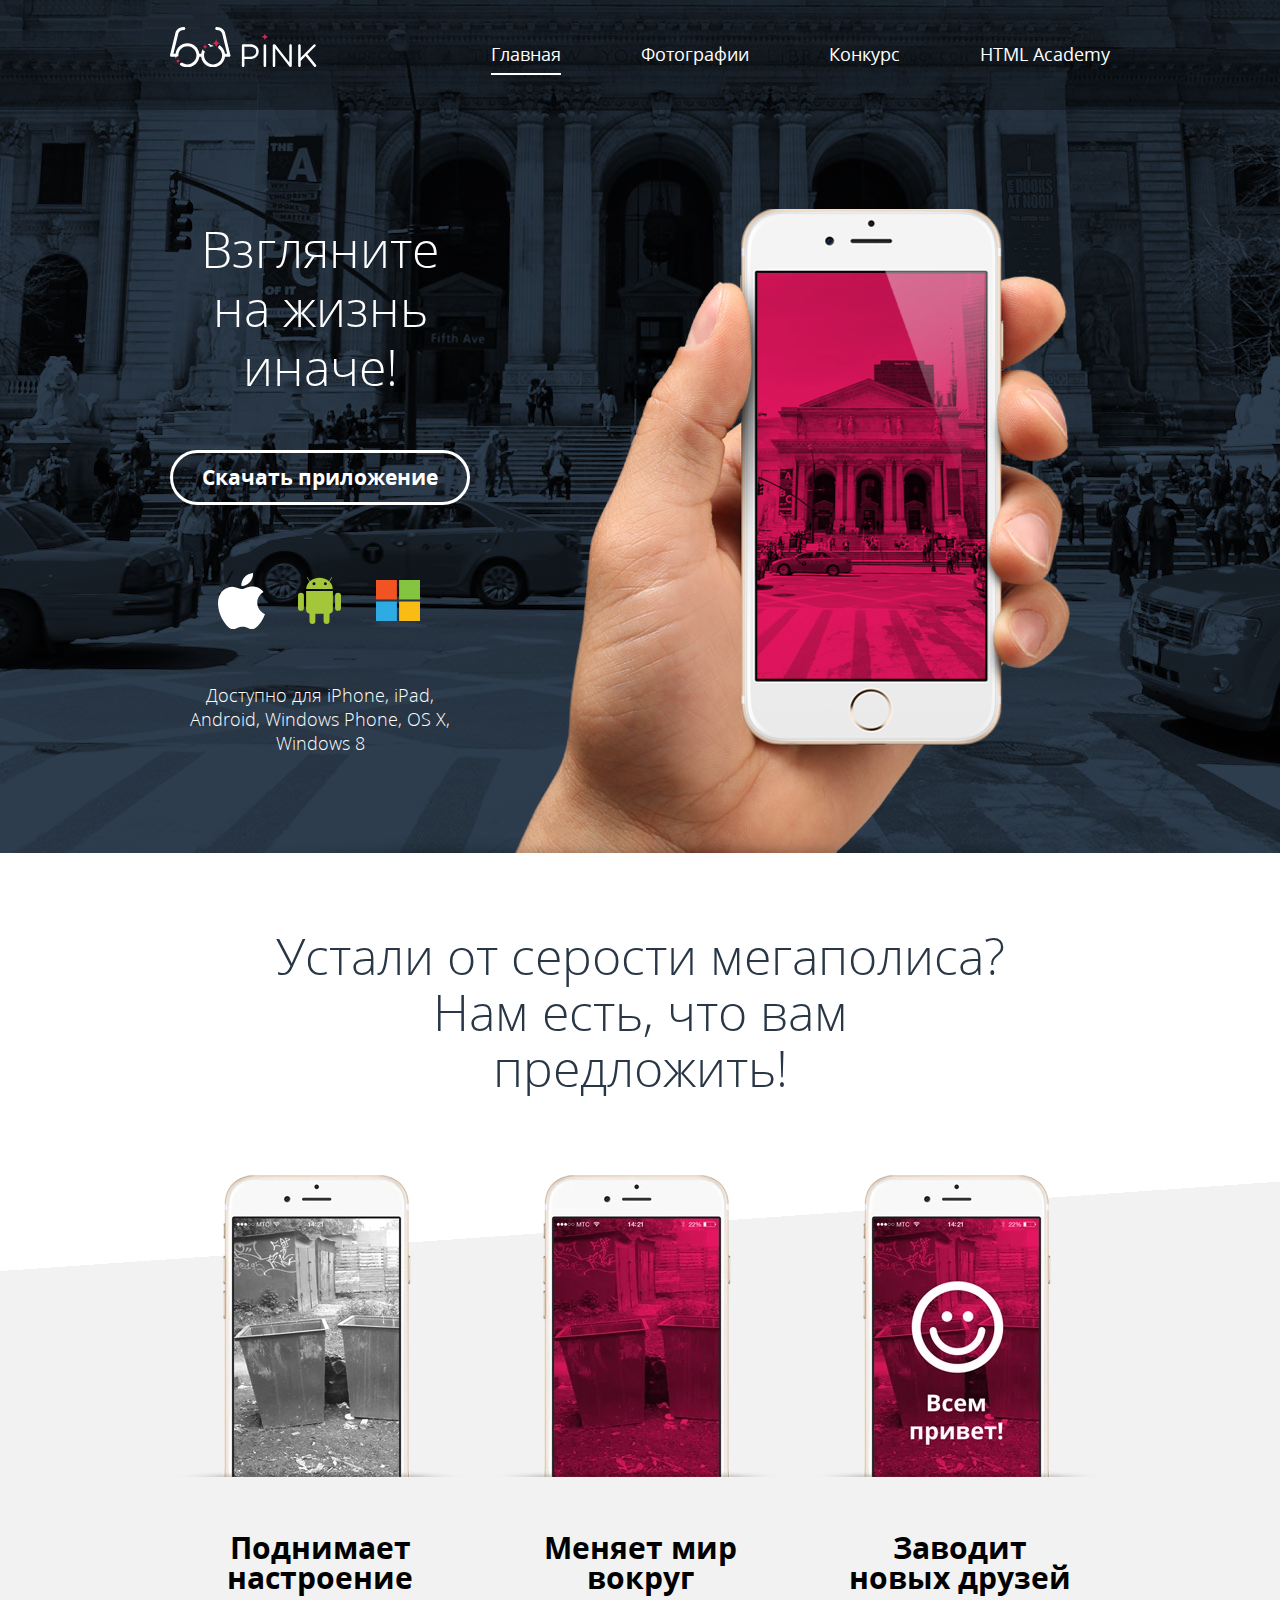
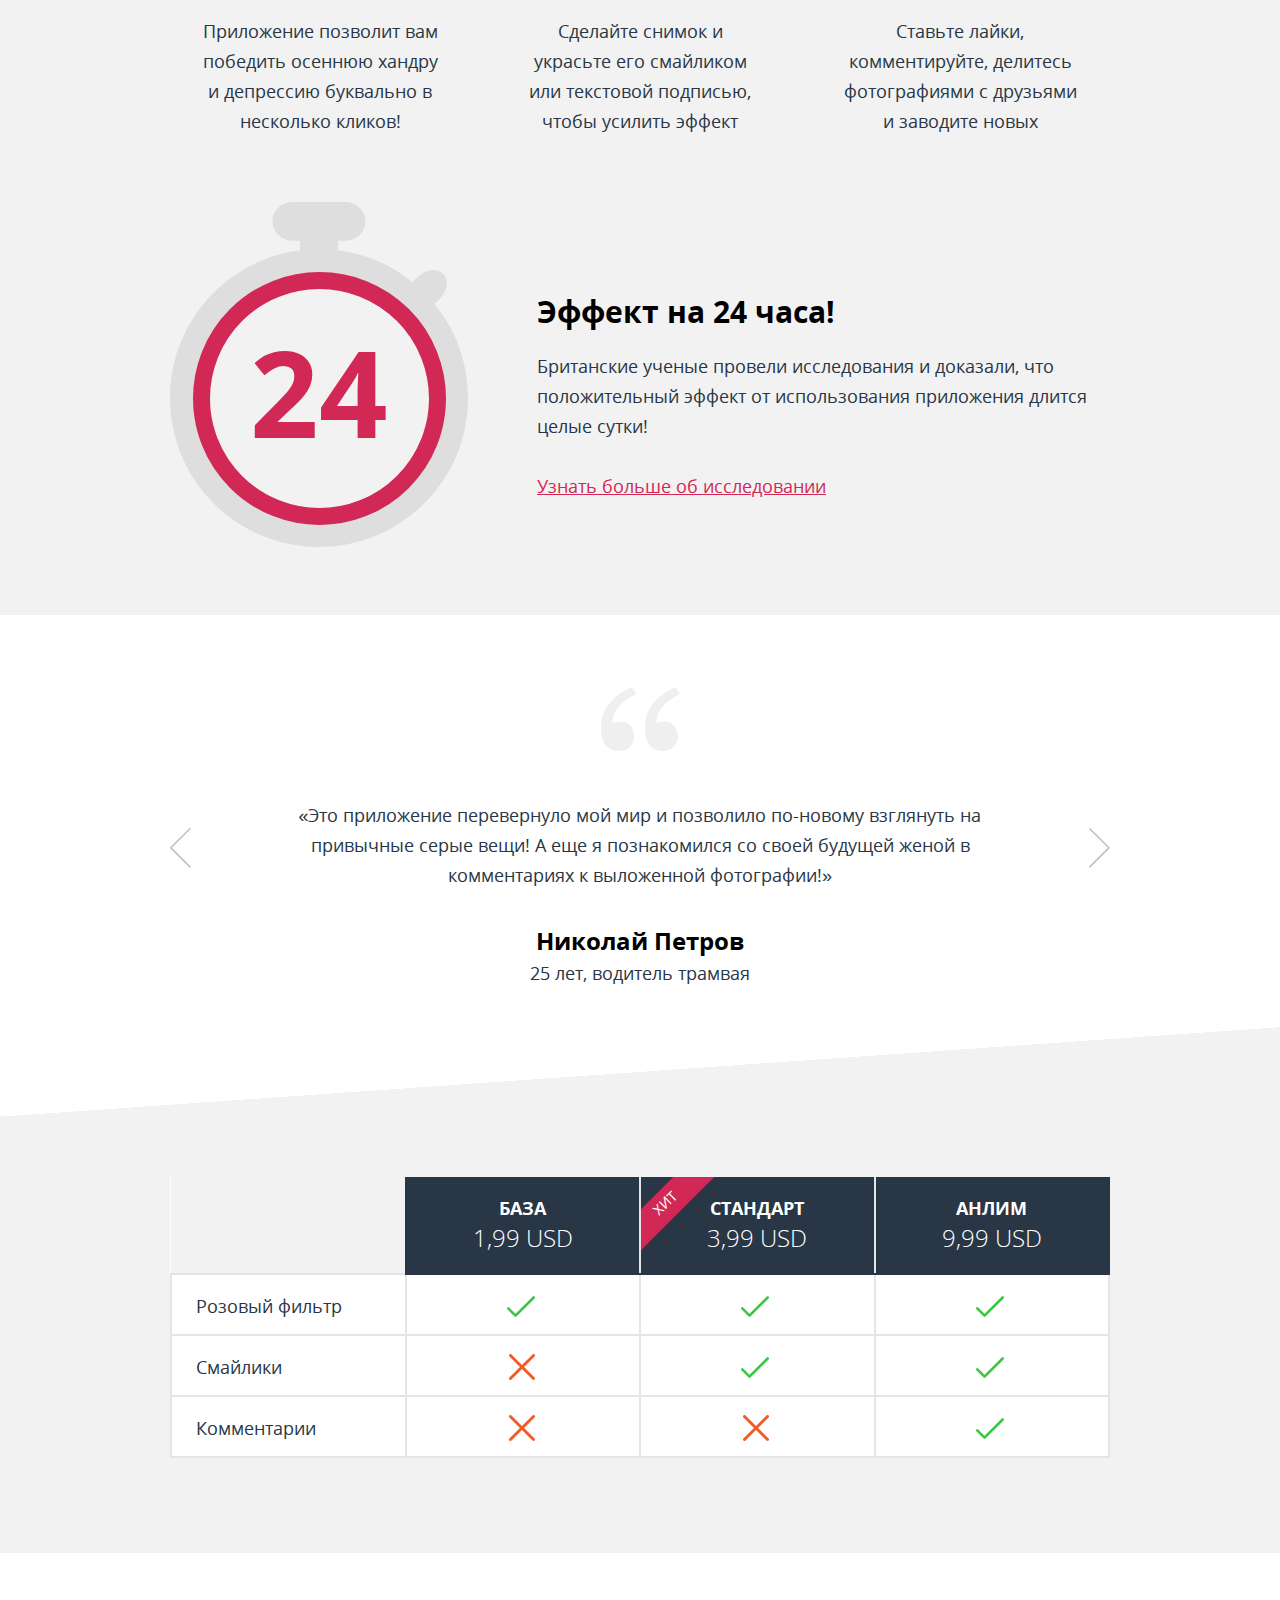
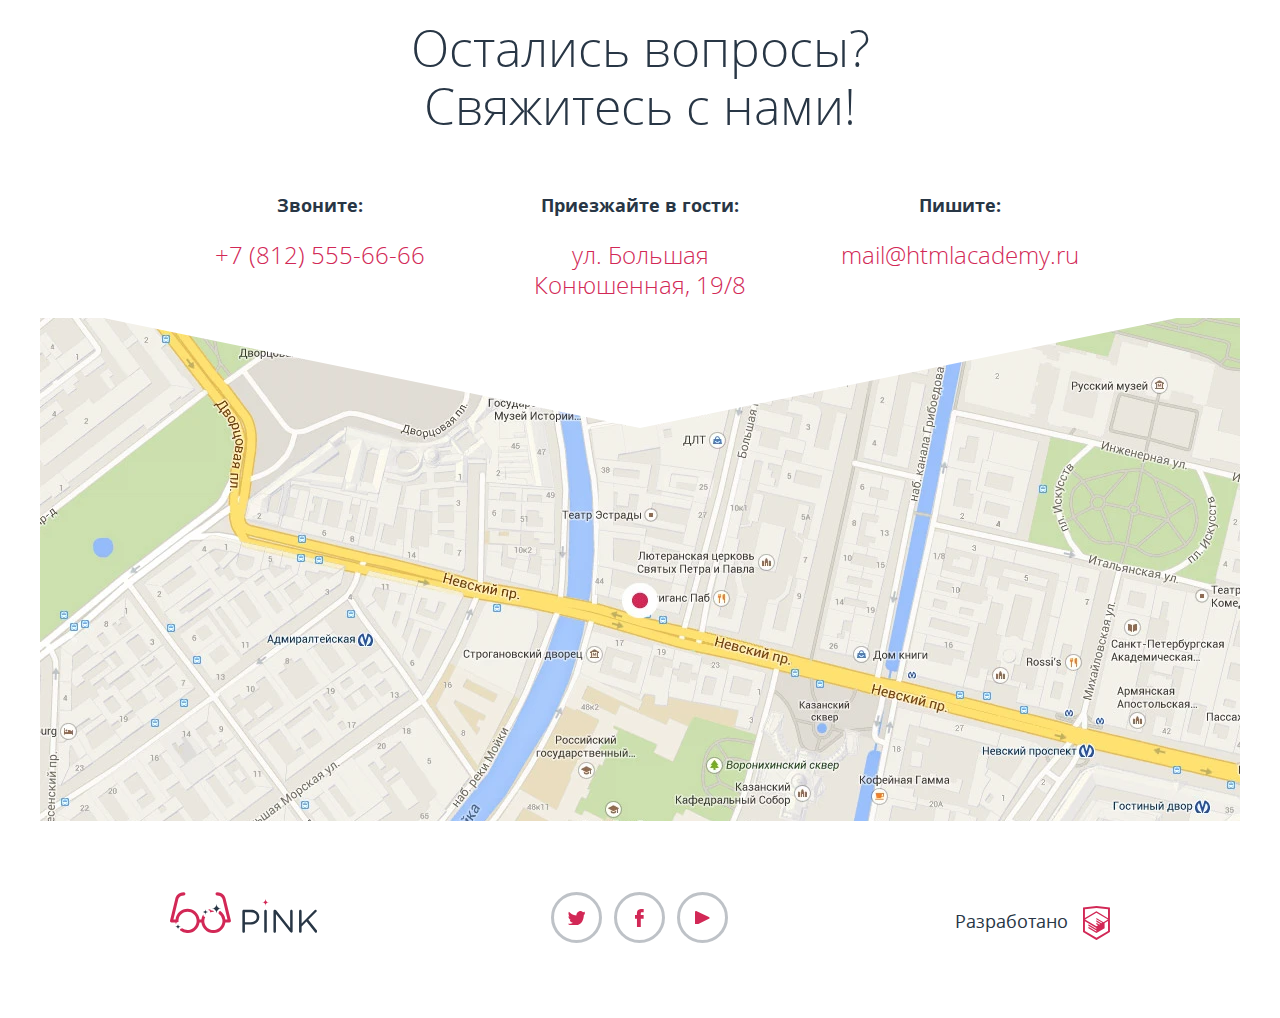
<file: index.html>
<!DOCTYPE html>
<html lang="ru">
  <head>
    <meta charset="utf-8">
    <title>Главная Пинк</title>
    <meta name="viewport" content="width=device-width, initial-scale=1">
    <link rel="preload" href="fonts/opensans.woff2" as="font" type="font/woff2" crossorigin="anonymous">
    <link rel="preload" href="fonts/opensansbold.woff2" as="font" type="font/woff2" crossorigin="anonymous">
    <link rel="preload" href="fonts/opensanslight.woff2" as="font" type="font/woff2" crossorigin="anonymous">
    <link rel="stylesheet" href="css/style.min.css">
    <script src="js/picturefill.js" async=""></script>
  </head>
  <body>

    <div style="display: none">
      <svg xmlns="http://www.w3.org/2000/svg" xmlns:xlink="http://www.w3.org/1999/xlink"><symbol id="icon-editor-contrast" viewbox="-35.422 -7.96 31.92 31.92"><path fill="#231F20" d="M-19.462-3.96c6.595 0 11.96 5.365 11.96 11.96s-5.365 11.96-11.96 11.96-11.96-5.365-11.96-11.96 5.365-11.96 11.96-11.96m0-4c-8.814 0-15.96 7.145-15.96 15.96 0 8.813 7.146 15.96 15.96 15.96S-3.502 16.813-3.502 8c0-8.815-7.146-15.96-15.96-15.96z"></path><path d="M-19.462 16.331a8.519 8.519 0 008.52-8.52 8.518 8.518 0 00-8.52-8.519"></path></symbol><symbol id="icon-editor-crop"><path fill="none" d="M0 0h48v48H0V0z"></path><path d="M34 30h4V14c0-2.21-1.79-4-4-4H18v4h16v16zm-20 4V2h-4v8H2v4h8v20c0 2.21 1.79 4 4 4h20v8h4v-8h8v-4H14z"></path></symbol><symbol id="icon-editor-diagram-fill" viewbox="22.5 69.048 253 253"><path fill="#231F20" d="M149 69.048c-69.864 0-126.5 56.636-126.5 126.5s56.636 126.5 126.5 126.5 126.5-56.636 126.5-126.5c0-69.863-56.636-126.5-126.5-126.5zm0 237.216c-60.844 0-110.167-49.323-110.167-110.167S88.156 85.93 149 85.93c60.843 0 110.167 49.323 110.167 110.167S209.843 306.264 149 306.264z"></path></symbol><symbol id="icon-editor-fill"><path fill="none" d="M0 0h48v48H0V0z"></path><path d="M33.12 17.88L15.24 0l-2.83 2.83 4.76 4.76L6.88 17.88a3 3 0 000 4.24l11 11c.58.59 1.35.88 2.12.88s1.54-.29 2.12-.88l11-11a3 3 0 000-4.24zM10.41 20L20 10.42 29.59 20H10.41zM38 23s-4 4.33-4 7c0 2.21 1.79 4 4 4s4-1.79 4-4c0-2.67-4-7-4-7zM0 40h48v3H0z"></path></symbol><symbol id="icon-facebook"><path d="M6.275 3.357h2.398V0H5.795C2.656.181 1.54 2.387 1.948 6.115H0v3.517h1.958v9.312h3.837V9.632h2.857V6.115H5.786c-.021-1.045-.036-2.406.489-2.758z"></path></symbol><symbol id="icon-heart" viewbox="521.939 473.064 12.545 11.99"><path fill="#d22856" d="M528.174 485.055a.737.737 0 01-.552-.249c-3.798-4.324-4.644-5.298-4.858-5.572h-.004a3.866 3.866 0 01-.821-2.373 3.803 3.803 0 013.799-3.799c.934 0 1.804.32 2.484.898a3.847 3.847 0 012.463-.898 3.803 3.803 0 013.799 3.799c0 .909-.318 1.754-.896 2.381l-4.86 5.561a.735.735 0 01-.554.252zm-4.245-6.706c.208.255 2.471 2.839 4.243 4.858l4.323-4.944c.34-.369.52-.86.52-1.399a2.333 2.333 0 00-2.33-2.331c-.729 0-1.421.344-1.9.943a.76.76 0 01-.585.275.727.727 0 01-.575-.294 2.333 2.333 0 00-1.887-.925 2.333 2.333 0 00-2.33 2.331c0 .678.275 1.171.507 1.467l.014.019z"></path></symbol><symbol id="icon-mail"><path fill="#d22856" d="M14.914 1.814C16.111.816 15.816 0 14.257 0H3.731c-1.56 0-1.854.816-.657 1.814l3.742 3.118c1.197.998 3.158.998 4.355 0l3.743-3.118z"></path><path fill="#d22856" d="M11.913 7.044A209.809 209.809 0 019.695 8.88l-.02.013a1.048 1.048 0 01-.235.136c-.033.015-.066.034-.1.048a1.18 1.18 0 01-.335.059l-.01.001h-.002l-.01-.001a1.216 1.216 0 01-.335-.059c-.034-.014-.068-.033-.1-.048a1.07 1.07 0 01-.235-.136l-.02-.013c-.022-.012-1.02-.838-2.218-1.836L2.178 3.796C.979 2.798 0 3.257 0 4.816v6.315a2.842 2.842 0 002.835 2.835h12.318a2.842 2.842 0 002.835-2.835V4.816c0-1.559-.979-2.018-2.178-1.02l-3.897 3.248z"></path></symbol><symbol id="icon-map-marker"><circle fill="#FFF" cx="17.991" cy="17.991" r="17.991"></circle><circle fill="#D22856" cx="17.991" cy="17.991" r="7.866"></circle></symbol><symbol id="icon-menu-burger"><path fill="#FFF" d="M1.137 0C.51 0 0 .428 0 1.01v1.981c0 .558.494 1.01 1.139 1.01H48.81c.628 0 1.138-.428 1.138-1.01V1.01c0-.558-.494-1.01-1.138-1.01H1.137zm0 10.003c-.627 0-1.137.428-1.137 1.01v1.98c0 .557.494 1.01 1.139 1.01H48.81c.628 0 1.138-.428 1.138-1.01v-1.98c0-.558-.494-1.01-1.138-1.01H1.137zm0 10.002C.51 20.005 0 20.434 0 21.016v1.981c0 .557.494 1.01 1.139 1.01H48.81c.628 0 1.138-.428 1.138-1.01v-1.981c0-.558-.494-1.011-1.138-1.011H1.137z"></path><path fill="#FFF" d="M1.137 0C.51 0 0 .428 0 1.01v1.981c0 .558.494 1.01 1.139 1.01H48.81c.628 0 1.138-.428 1.138-1.01V1.01c0-.558-.494-1.01-1.138-1.01H1.137zm0 10.003c-.627 0-1.137.428-1.137 1.01v1.98c0 .557.494 1.01 1.139 1.01H48.81c.628 0 1.138-.428 1.138-1.01v-1.98c0-.558-.494-1.01-1.138-1.01H1.137zm0 10.002C.51 20.005 0 20.434 0 21.016v1.981c0 .557.494 1.01 1.139 1.01H48.81c.628 0 1.138-.428 1.138-1.01v-1.981c0-.558-.494-1.011-1.138-1.011H1.137z"></path></symbol><symbol id="icon-menu-cross"><path fill="#FFF" d="M15.087 11.933l8.56-8.559a.75.75 0 000-1.061L21.554.22a.747.747 0 00-1.06 0l-8.561 8.56L3.373.22a.771.771 0 00-1.061 0L.22 2.313a.75.75 0 000 1.061l8.56 8.559-8.56 8.559a.751.751 0 000 1.062l2.093 2.094a.744.744 0 001.06 0l8.561-8.56 8.56 8.56a.746.746 0 001.06 0l2.093-2.094a.751.751 0 000-1.062l-8.56-8.559z"></path></symbol><symbol id="icon-no"><path fill="#f25b26" d="M15.497 13.376L26.312 2.562A1.5 1.5 0 1024.191.441L13.376 11.255 2.562.439A1.5 1.5 0 10.441 2.56l10.814 10.815L.439 24.19a1.5 1.5 0 102.122 2.121l10.815-10.814L24.19 26.312c.293.293.677.439 1.061.439s.768-.146 1.061-.439a1.5 1.5 0 000-2.121L15.497 13.376z"></path></symbol><symbol id="icon-phone"><path fill="#d22856" d="M9.848 0C6.34 0 2.823.628 1.546 1.878.488 2.918.134 4.752.016 5.913c0 0-.016.115-.016.165 0 .454.369.82.819.82.054 0 2.028-.161 3.218-.259a.503.503 0 00.086-.017.821.821 0 00.801-.819l.003-1.617c0-.5.407-.902.907-.902h8.027c.499 0 .907.402.907.902l.003 1.617a.82.82 0 00.802.82.474.474 0 00.085.017c1.19.098 3.164.259 3.217.259a.822.822 0 00.822-.82c0-.05-.018-.165-.018-.165-.118-1.161-.472-2.995-1.53-4.035C16.873.628 13.356 0 9.848 0zm0 10.67a1.64 1.64 0 100 3.281 1.64 1.64 0 100-3.281zM8.616 6.975V5.951a1.024 1.024 0 10-2.049 0v1.024L1.03 12.888a2.054 2.054 0 00-.619 1.47v1.646c0 .907.734 1.643 1.641 1.643h.411v1.023a1.026 1.026 0 102.05 0v-1.023h10.669v1.023a1.025 1.025 0 102.051 0v-1.023h.411c.905 0 1.64-.735 1.64-1.643v-1.646c0-.576-.236-1.094-.618-1.47L13.13 6.975V5.951a1.025 1.025 0 10-2.051 0v1.024H8.616zm1.232 2.053c1.814 0 3.282 1.468 3.282 3.282s-1.468 3.282-3.282 3.282c-1.813 0-3.281-1.468-3.281-3.282s1.467-3.282 3.281-3.282z"></path></symbol><symbol id="icon-quotes"><path fill="#efefef" d="M34.967 7.063L30.713 0C28.272 1.495 0 12.207 0 39.617c0 7.231.336 24.172 18.9 24.172 11.187 0 13.94-10.279 13.94-13.584 0-21.977-21.382-14.177-21.382-14.177 0-18.071 19.805-26.844 23.509-28.965zm43.705 0L74.418 0c-2.44 1.495-30.713 12.207-30.713 39.617 0 7.231.337 24.172 18.9 24.172 11.187 0 13.939-10.279 13.939-13.584 0-21.977-21.381-14.177-21.381-14.177.002-18.071 19.806-26.844 23.509-28.965z"></path></symbol><symbol id="icon-review-arrow-left"><path fill="#283645" d="M2.045 20.859L21.458 1.446A.847.847 0 0020.261.248L.248 20.261a.846.846 0 000 1.197l20.013 20.013a.843.843 0 001.198 0 .847.847 0 000-1.198L2.045 20.859z"></path></symbol><symbol id="icon-review-arrow-right"><path fill="#283645" d="M19.661 20.859L.248 1.446A.847.847 0 011.445.248L21.458 20.26c.33.33.33.867 0 1.197L1.445 41.471a.843.843 0 01-1.198 0 .847.847 0 010-1.198l19.414-19.414z"></path></symbol><symbol id="icon-timer"><path fill="#dedede" d="M264.568 102.055l5.355-5.355c7.717-7.717 9.124-18.938 3.126-24.935-5.997-5.997-17.217-4.59-24.934 3.127l-5.386 5.385C221.768 63.292 196.11 51.875 168 48.297v-9.583h7.658c10.914 0 19.843-8.711 19.843-19.357S186.573 0 175.659 0h-53.317C111.429 0 102.5 8.711 102.5 19.357s8.929 19.357 19.842 19.357H130v9.583C56.681 57.629 0 120.244 0 196.097c0 82.291 66.709 149 149 149 82.29 0 149-66.709 149-149 0-35.663-12.535-68.394-33.432-94.042zM149 306.264c-60.844 0-110.167-49.323-110.167-110.167S88.156 85.93 149 85.93c60.843 0 110.167 49.323 110.167 110.167S209.843 306.264 149 306.264z"></path></symbol><symbol id="icon-twitter"><path fill-rule="evenodd" clip-rule="evenodd" d="M11.283.153c1.736-.485 3.074.263 3.685 1.151.694-.226 1.372-.47 2.072-.691-.004.841-.538 1.478-.883 1.727.704.166 1.343-.48 1.343-.48-.175.976-1.035 1.746-1.611 1.977-.239 6.592-3.272 10.956-10.382 10.823h-.46c-.422 0-4.29-.45-5.047-1.843 2.341.192 4.011-.412 4.835-1.15-.989-.293-2.761-.464-3.07-2.881.362.105.583.223 1.228.117C1.757 8.067.385 7.366.461 5.218c.294.32 1.1.523 1.381.461C1.117 5.444-.188 2.398.921.843 2.794 2.654 4.769 4.364 8.29 4.528 8.506 2.288 9.461.787 11.283.153z"></path></symbol><symbol id="icon-yes" viewbox="-82.357 4.875 21.698 16.09"><path fill="#3dc644" d="M-60.953 5.167a.999.999 0 00-1.414 0L-75.75 18.551l-4.9-4.9a.999.999 0 10-1.414 1.414l5.607 5.607a.997.997 0 001.414 0l14.09-14c.391-.481.391-1.114 0-1.505z"></path></symbol><symbol id="icon-youtube"><path d="M1.775 13.78C.799 14.257 0 13.758 0 12.671V1.29C0 .202.799-.295 1.775.181l12.133 5.932c.975.478.975 1.258 0 1.736L1.775 13.78z"></path></symbol></svg>
    </div>

    <header class="page-header">
      <nav class="page-header__nav page-header__nav--closed page-header__nav--nojs">
        <ul class="page-header__menu-list main-menu">
          <li class="main-menu__item main-menu__item--filled">
            <div class="container">
              <a class="main-menu__logo" aria-label="Логотип Пинк на главной">
                <svg class="main-menu__logo-image main-menu__logo-image--mobile" width="75" height="22" viewBox="0 0 75 22">
                  <g>
                    <path fill="#FFFFFF" d="M0,1.449c0-0.708,0.58-1.288,1.256-1.288h7.18c5.087,0,8.436,2.704,8.436,7.147v0.064 c0,4.861-4.057,7.373-8.854,7.373H2.544v6.825c0,0.708-0.58,1.288-1.288,1.288C0.58,22.859,0,22.279,0,21.571V1.449z M8.114,12.428 c3.734,0,6.182-1.996,6.182-4.958V7.405c0-3.22-2.415-4.894-6.054-4.894H2.544v9.917H8.114z"></path>
                    <path fill="#FFFFFF" d="M21.729,1.288C21.729,0.58,22.308,0,22.983,0c0.709,0,1.288,0.58,1.288,1.288v20.283 c0,0.708-0.579,1.288-1.288,1.288c-0.676,0-1.255-0.58-1.255-1.288V1.288z"></path>
                    <path fill="#FFFFFF" d="M30.87,1.32c0-0.676,0.579-1.256,1.256-1.256h0.354c0.58,0,0.934,0.29,1.288,0.74l13.684,17.45V1.256 C47.451,0.58,47.998,0,48.707,0c0.676,0,1.223,0.58,1.223,1.256v20.348c0,0.676-0.482,1.191-1.158,1.191h-0.129 c-0.548,0-0.934-0.322-1.32-0.772L33.349,4.153v17.45c0,0.676-0.547,1.256-1.255,1.256c-0.677,0-1.224-0.58-1.224-1.256V1.32z"></path>
                    <path fill="#FFFFFF" d="M56.3,1.288C56.3,0.58,56.879,0,57.556,0c0.708,0,1.287,0.58,1.287,1.288v12.331L71.689,0.451 C71.979,0.193,72.269,0,72.688,0c0.676,0,1.224,0.612,1.224,1.256c0,0.354-0.161,0.644-0.419,0.901l-7.984,7.92l8.564,10.561 c0.225,0.29,0.354,0.547,0.354,0.934c0,0.676-0.579,1.288-1.287,1.288c-0.483,0-0.806-0.258-1.03-0.58l-8.403-10.463l-4.862,4.861 v4.894c0,0.708-0.579,1.288-1.287,1.288c-0.677,0-1.256-0.58-1.256-1.288V1.288z"></path>
                  </g>
                </svg>
                <svg class="main-menu__logo-image main-menu__logo-image--adaptive" width="147" height="40" viewBox="0 0 147 40">
                  <g class="main-menu__logo-word">
                    <path fill="#FFFFFF" d="M71.874,18.661c0-0.708,0.58-1.288,1.256-1.288h7.18c5.087,0,8.436,2.704,8.436,7.146v0.064 c0,4.861-4.057,7.373-8.854,7.373h-5.475v6.825c0,0.708-0.58,1.288-1.288,1.288c-0.676,0-1.256-0.58-1.256-1.288V18.661z M79.988,29.641c3.734,0,6.182-1.996,6.182-4.959v-0.063c0-3.22-2.414-4.894-6.053-4.894h-5.699v9.917H79.988L79.988,29.641z"></path>
                    <path fill="#FFFFFF" d="M93.603,18.5c0-0.708,0.579-1.288,1.255-1.288c0.709,0,1.288,0.58,1.288,1.288v20.283 c0,0.708-0.579,1.287-1.288,1.287c-0.676,0-1.255-0.579-1.255-1.287V18.5z"></path>
                    <path fill="#FFFFFF" d="M102.744,18.532c0-0.676,0.58-1.256,1.256-1.256h0.354c0.58,0,0.935,0.29,1.288,0.74l13.684,17.45V18.468 c0-0.676,0.547-1.256,1.256-1.256c0.676,0,1.224,0.58,1.224,1.256v20.349c0,0.676-0.481,1.19-1.158,1.19h-0.129c-0.548,0-0.935-0.321-1.319-0.772l-13.975-17.868v17.45c0,0.676-0.547,1.256-1.256,1.256c-0.676,0-1.223-0.58-1.223-1.256V18.532 H102.744z"></path>
                    <path fill="#FFFFFF" d="M128.173,18.5c0-0.708,0.58-1.288,1.257-1.288c0.708,0,1.286,0.58,1.286,1.288v12.331l12.848-13.168 c0.29-0.257,0.579-0.451,0.998-0.451c0.676,0,1.225,0.612,1.225,1.256c0,0.354-0.162,0.644-0.42,0.901l-7.984,7.92l8.564,10.561 c0.225,0.291,0.354,0.547,0.354,0.935c0,0.676-0.578,1.288-1.286,1.288c-0.483,0-0.806-0.258-1.03-0.58l-8.402-10.463l-4.863,4.861 v4.894c0,0.708-0.578,1.288-1.286,1.288c-0.677,0-1.257-0.58-1.257-1.288V18.5H128.173z"></path>
                  </g>
                  <g class="main-menu__logo-fill">
                    <path fill="#FFFFFF" d="M60.498,28.266"></path>
                    <path fill="#FFFFFF" d="M60.462,28.016c-0.002-0.009-5.175-21.365-5.175-21.365C54.926,4.303,52.694,0,46.688,0 c-0.829,0-1.5,0.671-1.5,1.5s0.671,1.5,1.5,1.5c4.856,0,5.575,3.729,5.639,4.143l4.767,19.701h-2.073 c-0.742-5.927-5.802-10.531-11.927-10.531s-11.186,4.604-11.927,10.531h-1.82c-0.741-5.927-5.802-10.531-11.927-10.531 S6.235,20.917,5.493,26.844H3.42L8.187,7.143C8.25,6.729,8.97,3,13.826,3c0.829,0,1.5-0.671,1.5-1.5S14.655,0,13.826,0 C7.82,0,5.588,4.303,5.227,6.651c0,0-5.173,21.356-5.175,21.365c-0.266,1.109,0.531,1.826,1.426,1.826 c0.012,0,0.023,0.004,0.036,0.004h3.982c0.741,5.926,5.802,10.53,11.927,10.53s11.185-4.604,11.927-10.53h1.814 c0.742,5.926,5.802,10.53,11.927,10.53s11.186-4.604,11.927-10.53H59c0.012,0,0.023-0.004,0.036-0.004 C59.931,29.842,60.728,29.125,60.462,28.016z M26.315,29.844c-0.715,4.272-4.421,7.531-8.896,7.531c-4.475,0-8.18-3.259-8.896-7.531 c-0.082-0.488-0.135-0.988-0.135-1.5s0.053-1.011,0.135-1.5c0.715-4.271,4.421-7.531,8.896-7.531c4.475,0,8.18,3.26,8.896,7.531 c0.082,0.489,0.135,0.988,0.135,1.5S26.397,29.355,26.315,29.844z M51.99,29.844c-0.716,4.272-4.421,7.531-8.896,7.531 c-4.475,0-8.181-3.259-8.896-7.531c-0.082-0.488-0.135-0.988-0.135-1.5s0.053-1.011,0.135-1.5c0.716-4.271,4.421-7.531,8.896-7.531 c4.475,0,8.181,3.26,8.896,7.531c0.082,0.489,0.135,0.988,0.135,1.5S52.072,29.355,51.99,29.844z"></path>
                  </g>
                  <g class="main-menu__logo-glasses">
                    <path fill="#FFFFFF" d="M43.094,19.313c0.246,0,0.489,0.014,0.73,0.033c-0.437-0.728-1.227-1.221-2.136-1.221 c-0.877,0-1.614-0.568-1.884-1.354c-0.727,0.208-1.425,0.482-2.089,0.816c0.062,0.017,0.122,0.038,0.188,0.038c1.104,0,2,0.896,2,2 c0,0.096-0.015,0.188-0.028,0.281C40.875,19.524,41.959,19.313,43.094,19.313z"></path>
                    <path fill="#FFFFFF" d="M60.462,28.016c-0.002-0.009-5.175-21.365-5.175-21.365C54.926,4.303,52.694,0,46.688,0 c-0.829,0-1.5,0.671-1.5,1.5s0.671,1.5,1.5,1.5c4.856,0,5.575,3.729,5.639,4.143l4.767,19.701h-2.073 c-0.445-3.557-2.453-6.628-5.305-8.522c-0.897,0.379-1.529,1.269-1.529,2.303c0,0.088-0.015,0.171-0.026,0.256 c1.991,1.358,3.415,3.489,3.829,5.964c0.082,0.489,0.135,0.988,0.135,1.5s-0.053,1.012-0.135,1.5 c-0.716,4.272-4.421,7.531-8.896,7.531c-4.475,0-8.181-3.259-8.896-7.531c-0.082-0.488-0.135-0.988-0.135-1.5 s0.053-1.011,0.135-1.5c0.147-0.878,0.427-1.711,0.808-2.483c-1.034-0.078-1.852-0.932-1.852-1.985 c0-0.189-0.077-0.357-0.192-0.489c-0.938,1.469-1.569,3.15-1.795,4.958h-1.82c-0.741-5.927-5.802-10.531-11.927-10.531 S6.235,20.917,5.493,26.844H3.42L8.187,7.143C8.25,6.729,8.97,3,13.826,3c0.829,0,1.5-0.671,1.5-1.5S14.655,0,13.826,0 C7.82,0,5.588,4.303,5.227,6.651c0,0-5.173,21.356-5.175,21.365c-0.266,1.109,0.531,1.826,1.426,1.826 c0.012,0,0.023,0.004,0.036,0.004h3.982c0.079,0.628,0.215,1.237,0.387,1.831c0.059-0.106,0.102-0.224,0.102-0.354 c0-1.104,0.896-2,2-2c0.166,0,0.324,0.025,0.478,0.063c-0.043-0.343-0.074-0.688-0.074-1.042c0-0.512,0.053-1.011,0.135-1.5 c0.715-4.271,4.421-7.531,8.896-7.531s8.18,3.26,8.896,7.531c0.082,0.489,0.135,0.988,0.135,1.5s-0.053,1.012-0.135,1.5 c-0.715,4.272-4.421,7.531-8.896,7.531c-2.022,0-3.883-0.67-5.386-1.794c-0.35,0.302-0.8,0.491-1.299,0.491 c-0.413,0-0.749,0.336-0.749,0.748c0,0.29-0.065,0.564-0.176,0.812c2.075,1.708,4.722,2.743,7.614,2.743 c6.125,0,11.185-4.604,11.927-10.53h1.814c0.742,5.926,5.802,10.53,11.927,10.53s11.186-4.604,11.927-10.53H59 c0.012,0,0.023-0.004,0.036-0.004C59.931,29.842,60.728,29.125,60.462,28.016z"></path>
                  </g>
                  <g class="main-menu__logo-stars">
                    <g>
                      <path fill="#D22856" d="M98.498,9.875c-2.002,0-3.623-1.623-3.623-3.624c0,2.001-1.623,3.624-3.625,3.624 c2.002,0,3.625,1.623,3.625,3.624C94.875,11.498,96.496,9.875,98.498,9.875z"></path>
                    </g>
                    <g>
                      <path fill="#D22856" d="M50.686,16.125c-2.485,0-4.499-2.014-4.499-4.499c0,2.485-2.014,4.499-4.499,4.499 c2.485,0,4.499,2.014,4.499,4.499C46.187,18.139,48.2,16.125,50.686,16.125z"></path>
                    </g>
                    <g>
                      <path fill="#D22856" d="M37.904,19.626c-1.519,0-2.749-1.23-2.749-2.749c0,1.519-1.23,2.749-2.749,2.749 c1.519,0,2.749,1.229,2.749,2.749C35.155,20.855,36.386,19.626,37.904,19.626z"></path>
                    </g>
                    <g>
                      <path fill="#D22856" d="M10.734,34.072c-1.519,0-2.749-1.23-2.749-2.75c0,1.52-1.23,2.75-2.749,2.75 c1.519,0,2.749,1.229,2.749,2.748C7.985,35.303,9.215,34.072,10.734,34.072z"></path>
                    </g>
                  </g>
                </svg>
              </a>
              <button class="main-menu__toggle-btn main-menu__toggle-btn--hidden" type="button"><span class="visually-hidden">Открыть меню</span></button>
            </div>
          </li>
          <li class="main-menu__item">
            <ul class="main-menu__list site-list">
              <li class="site-list__item">
                <a class="site-list__link site-list__link--active">Главная</a>
              </li>
              <li class="site-list__item">
                <a class="site-list__link" href="photo.html">Фотографии</a>
              </li>
              <li class="site-list__item">
                <a class="site-list__link" href="form.html">Конкурс</a>
              </li>
              <li class="site-list__item">
                <a class="site-list__link" href="https://htmlacademy.ru/intensive/adaptive">HTML academy</a>
              </li>
            </ul>
          </li>
        </ul>
      </nav>
    </header>

    <main>
      <section class="mobile-apps">
        <h2 class="visually-hidden">Ссылки для скачивания мобильного приложения Пинк</h2>
        <div class="container">
          <div class="mobile-apps__column">
            <p class="mobile-apps__text">Взгляните на жизнь иначе!</p>
            <a class="mobile-apps__link" href="https://www.apple.com/ru/ios/app-store">Скачать приложение</a>
            <ul class="mobile-apps__list device-list">
              <li class="device-list__item">
                <a class="device-list__link device-list__link--itunes" href="https://www.apple.com/ru/ios/app-store/" aria-label="Скачать из AppStore">
                  <img src="img/logo-apple.svg" width="47" height="56" alt="Скачать из AppStore">
                </a>
              </li>
              <li class="device-list__item">
                <a class="device-list__link device-list__link--playmarket" href="https://play.google.com/store" aria-label="Скачать из Play Market">
                  <img src="img/logo-android.svg" width="43" height="47" alt="Скачать из Play Market">
                </a>
              </li>
              <li class="device-list__item">
                <a class="device-list__link device-list__link--msstore" href="https://www.microsoft.com/ru-ru/store/apps" aria-label="Скачать из Microsoft Store">
                  <img src="img/logo-microsoft.svg" width="44" height="41" alt="Скачать из Microsoft Store">
                </a>
              </li>
            </ul>
            <p class="mobile-apps__description">Доступно для iPhone, iPad, Android, Windows Phone, OS X, Windows 8</p>
          </div>
        </div>
      </section>

      <section class="text-content">
        <h2 class="visually-hidden">Нам есть, что Вам предложить!</h2>
        <div class="container">
          <p class="text-content__row text-content__row--space">Устали от серости мегаполиса?</p>
          <p class="text-content__row">Нам есть, что вам<br> предложить!</p>
        </div>
      </section>

      <section class="content">
        <h1 class="visually-hidden">Мобильное приложение "Пинк" для раскрашивания серых будней в розовый цвет!</h1>
        <div class="content__box container">
          <ul class="content__features features-list">
            <li class="features-list__item">
              <div class="features-list__image-box">
                <picture>
                  <source type="image/webp" srcset="img/iphone-screen-1-desktop@1x.webp 1x, img/iphone-screen-1-desktop@2x.webp 2x">
                  <img class="features-list__phone-image" src="img/iphone-screen-1-desktop@1x.png" srcset="img/iphone-screen-1-desktop@2x.png 2x" width="292" height="302" alt="Черно-белый скриншот экрана">
                </picture>
              </div>
              <h3 class="features-list__title">Поднимает настроение</h3>
              <p class="features-list__description">Приложение позволит вам победить осеннюю хандру и депрессию буквально в несколько кликов!</p>
            </li>
            <li class="features-list__item">
              <div class="features-list__image-box">
                <picture>
                  <source type="image/webp" srcset="img/iphone-screen-2-desktop@1x.webp 1x, img/iphone-screen-2-desktop@2x.webp 2x">
                  <img class="features-list__phone-image" src="img/iphone-screen-2-desktop@1x.png" srcset="img/iphone-screen-2-desktop@2x.png 2x" width="292" height="302" alt="Розовый скриншот экрана">
                </picture>
              </div>
              <h3 class="features-list__title">Меняет мир вокруг</h3>
              <p class="features-list__description">Сделайте снимок и украсьте его смайликом или текстовой подписью, чтобы усилить эффект</p>
            </li>
            <li class="features-list__item">
              <div class="features-list__image-box">
                <picture>
                  <source type="image/webp" srcset="img/iphone-screen-3-desktop@1x.webp 1x, img/iphone-screen-3-desktop@2x.webp 2x">
                  <img class="features-list__phone-image" src="img/iphone-screen-3-desktop@1x.png" srcset="img/iphone-screen-3-desktop@2x.png 2x" width="292" height="302" alt="Розовый скриншот экрана со смайликом">
                </picture>
              </div>
              <h3 class="features-list__title">Заводит новых друзей</h3>
              <p class="features-list__description">Ставьте лайки, комментируйте, делитесь фотографиями с друзьями и заводите новых</p>
            </li>
          </ul>
          <div class="content__image-box">
            <picture>
              <source media="(min-width: 660px)" type="image/webp" srcset="img/iphone-screen-3-tablet@1x.webp 1x, img/iphone-screen-3-tablet@2x.webp 2x">
              <source type="image/webp" srcset="img/iphone-screen-mobile@1x.webp 1x, img/iphone-screen-mobile@2x.webp 2x">
              <source media="(min-width: 660px)" srcset="img/iphone-screen-3-tablet@1x.png 1x, img/iphone-screen-3-tablet@2x.png 2x">
              <img class="content__phone-image" src="img/iphone-screen-mobile@1x.png" srcset="img/iphone-screen-mobile@2x.png 2x" width="157" height="320" alt="Изображение телефона со смайликом">
            </picture>
          </div>
        </div>
      </section>

      <section class="report">
        <h1 class="visually-hidden">Положительный эффект на 24 часа!</h1>
        <div class="report__box container">
          <p class="report__timer"><span class="report__value">24</span></p>
          <div class="report__content">
            <h3 class="report__title">Эффект на&shy; 24 часа!</h3>
            <p class="report__text">Британские ученые провели исследования и доказали, что положительный эффект от использования приложения длится целые сутки!</p>
            <a class="report__link" href="#">Узнать больше об исследовании</a>
          </div>
        </div>
      </section>

      <section class="reviews">
        <h2 class="visually-hidden">Отзывы наших пользователей</h2>
        <div class="reviews__list container">
          <button class="reviews__btn reviews__btn--prev" type="button">Влево
            <svg class="reviews__arrow" width="22" height="41" viewBox="0 0 22 41">
              <path fill="#283645" d="M2.045,20.859L21.458,1.446c0.331-0.331,0.331-0.867,0-1.198c-0.33-0.331-0.867-0.331-1.197,0L0.248,20.261 c-0.331,0.33-0.331,0.867,0,1.197l20.013,20.013c0.164,0.165,0.382,0.248,0.599,0.248s0.434-0.083,0.599-0.248 c0.331-0.331,0.331-0.867,0-1.198L2.045,20.859z"></path>
            </svg>
          </button>
          <blockquote class="reviews__item">
            <div class="reviews__author-box">
              <p class="reviews__author-name"><cite>Николай Петров</cite></p>
              <p class="reviews__author-data">25 лет, водитель трамвая</p>
            </div>
            <p class="reviews__text">&laquo;Это приложение перевернуло мой мир и позволило по-новому взглянуть на привычные серые вещи! А еще я познакомился со своей будущей женой в комментариях к выложенной фотографии!&raquo;</p>
          </blockquote>
          <button class="reviews__btn reviews__btn--next" type="button">Вправо
            <svg class="reviews__arrow" width="22" height="41" viewBox="0 0 22 41">
              <path fill="#283645" d="M19.661,20.859L0.248,1.446c-0.331-0.331-0.331-0.867,0-1.198c0.33-0.331,0.867-0.331,1.197,0l20.013,20.012 c0.33,0.33,0.33,0.867,0,1.197L1.445,41.471c-0.164,0.165-0.382,0.248-0.599,0.248s-0.434-0.083-0.599-0.248 c-0.331-0.331-0.331-0.867,0-1.198L19.661,20.859z"></path>
            </svg>
          </button>
          <div class="reviews__toggles slider">
            <button class="slider__toggle slider__toggle--current" type="button">1</button>
            <button class="slider__toggle" type="button">2</button>
            <button class="slider__toggle" type="button">3</button>
          </div>
        </div>
      </section>

      <section class="prices">
        <h2 class="visually-hidden">Тарифы и расценки</h2>
        <div class="container">
          <table class="prices__table rate-table">
            <tr class="rate-table__row">
              <th class="rate-table__hcell rate-table__hcell--hidden"></th>
              <th class="rate-table__hcell">База<br><span class="rate-table__rate-value">1,99 USD</span></th>
              <th class="rate-table__hcell rate-table__hcell--hit">Стандарт<br><span class="rate-table__rate-value">3,99 USD</span></th>
              <th class="rate-table__hcell">Анлим<br><span class="rate-table__rate-value">9,99 USD</span></th>
            </tr>
            <tr class="rate-table__row">
              <td class="rate-table__cell rate-table__cell-name">Розовый фильтр</td>
              <td class="rate-table__cell rate-table__cell--available"><span class="rate-table__field rate-table__field--hidden">Розовый фильтр</span></td>
              <td class="rate-table__cell rate-table__cell--available"><span class="rate-table__field rate-table__field--hidden">Розовый фильтр</span></td>
              <td class="rate-table__cell rate-table__cell--available"><span class="rate-table__field rate-table__field--hidden">Розовый фильтр</span></td>
            </tr>
            <tr class="rate-table__row">
              <td class="rate-table__cell rate-table__cell-name">Смайлики</td>
              <td class="rate-table__cell rate-table__cell--disable"><span class="rate-table__field rate-table__field--hidden">Смайлики</span></td>
              <td class="rate-table__cell rate-table__cell--available"><span class="rate-table__field rate-table__field--hidden">Смайлики</span></td>
              <td class="rate-table__cell rate-table__cell--available"><span class="rate-table__field rate-table__field--hidden">Смайлики</span></td>
            </tr>
            <tr class="rate-table__row">
              <td class="rate-table__cell rate-table__cell-name">Комментарии</td>
              <td class="rate-table__cell rate-table__cell--disable"><span class="rate-table__field rate-table__field--hidden">Комментарии</span></td>
              <td class="rate-table__cell rate-table__cell--disable"><span class="rate-table__field rate-table__field--hidden">Комментарии</span></td>
              <td class="rate-table__cell rate-table__cell--available"><span class="rate-table__field rate-table__field--hidden">Комментарии</span></td>
            </tr>
          </table>
          <div class="prices__toggles slider">
              <button class="slider__toggle" type="button">1</button>
              <button class="slider__toggle slider__toggle--current" type="button">2</button>
              <button class="slider__toggle" type="button">3</button>
          </div>
        </div>
      </section>

      <section class="contacts">
        <h2 class="visually-hidden">Контакты и местоположение на карте</h2>
        <div class="contacts__image-box">
          <picture>
            <source media="(min-width: 960px)" type="image/webp" srcset="img/bg-map-desktop@1x.webp 1x, img/bg-map-desktop@2x.webp 2x">
            <source media="(min-width: 660px)" type="image/webp" srcset="img/bg-map-tablet@1x.webp 1x, img/bg-map-tablet@2x.webp 2x">
            <source type="image/webp" srcset="img/bg-map-mobile@1x.webp 1x, img/bg-map-mobile@2x.webp 2x">
            <source media="(min-width: 960px)" srcset="img/bg-map-desktop@1x.jpg 1x, img/bg-map-desktop@2x.jpg 2x">
            <source media="(min-width: 660px)" srcset="img/bg-map-tablet@1x.jpg 1x, img/bg-map-tablet@2x.jpg 2x">
            <img class="contacts__map-picture" src="img/bg-map-mobile@1x.jpg" srcset="img/bg-map-mobile@2x.jpg 2x" width="320" height="645" alt="Изображение с адресом на карте">
          </picture>
        </div>
        <div class="contacts__wrap">
          <div class="container">
            <p class="contacts__text">Остались вопросы?<br>Свяжитесь с нами!</p>
            <ul class="contacts__list contact-options">
              <li class="contact-options__item">
                <h3 class="contact-options__title">Звоните:</h3>
                <p class="contact-options__value"><a class="contact-options__phone" href="tel:+78125556666">+7 (812) 555-66-66</a></p>
              </li>
              <li class="contact-options__item">
                <h3 class="contact-options__title">Пишите:</h3>
                <p class="contact-options__value"><a class="contact-options__email" href="mailto:mail@htmlacademy.ru">mail@htmlacademy.ru</a></p>
              </li>
              <li class="contact-options__item">
                <h3 class="contact-options__title">Приезжайте в гости:</h3>
                <address class="contact-options__value">ул. Большая<br>Конюшенная, 19/8</address>
              </li>
            </ul>
          </div>
        </div>
        <iframe class="contacts__map" src="https://yandex.ru/map-widget/v1/?um=constructor%3A9927bfa8602cd08a8cf689a6f9a60789ab09f69a4a08afc0ebfc375cec104f78&amp;source=constructor" width="320" height="220" frameborder="0"></iframe>
      </section>
    </main>
    <footer class="page-footer page-footer--hidden page-footer--absolute">
      <div class="page-footer__box container">
        <a class="page-footer__logo">Перейти на главную страницу
          <svg xmlns="http://www.w3.org/2000/svg" width="146" height="40" viewBox="0 0 146 40">
            <g class="page-footer__desktop-logo" fill="#D22856">
              <path d="M43.094 19.313c.246 0 .489.014.73.033a2.491 2.491 0 00-2.136-1.221 1.994 1.994 0 01-1.884-1.354c-.727.208-1.425.482-2.089.816.062.017.122.038.188.038a2 2 0 012 2c0 .096-.015.188-.028.281 1-.382 2.084-.593 3.219-.593z"></path>
              <path d="M60.462 28.016L55.287 6.651C54.926 4.303 52.694 0 46.688 0a1.5 1.5 0 100 3c4.856 0 5.575 3.729 5.639 4.143l4.767 19.701h-2.073c-.445-3.557-2.453-6.628-5.305-8.522a2.503 2.503 0 00-1.529 2.303c0 .088-.015.171-.026.256a9.034 9.034 0 013.829 5.965c.082.488.135.987.135 1.5 0 .512-.053 1.012-.135 1.5-.716 4.271-4.421 7.53-8.896 7.53-4.475 0-8.181-3.259-8.896-7.53a9.035 9.035 0 01-.135-1.5c0-.513.053-1.012.135-1.5a8.945 8.945 0 01.808-2.484 1.994 1.994 0 01-1.852-1.984.739.739 0 00-.192-.488 11.95 11.95 0 00-1.795 4.957h-1.82c-.741-5.927-5.802-10.531-11.927-10.531S6.235 20.917 5.493 26.844H3.42L8.187 7.143C8.25 6.729 8.97 3 13.826 3a1.5 1.5 0 100-3C7.82 0 5.588 4.303 5.227 6.651L.052 28.016c-.266 1.109.531 1.826 1.426 1.826.012 0 .023.004.036.004h3.982c.079.629.215 1.237.387 1.831a.726.726 0 00.102-.354 2 2 0 012-2c.166 0 .324.024.478.062a8.337 8.337 0 01-.074-1.042c0-.512.053-1.011.135-1.5.715-4.271 4.421-7.531 8.896-7.531s8.18 3.26 8.896 7.531c.082.489.135.988.135 1.5s-.053 1.012-.135 1.5c-.715 4.272-4.421 7.531-8.896 7.531a8.959 8.959 0 01-5.386-1.794c-.35.302-.8.491-1.299.491a.75.75 0 00-.749.748c0 .289-.065.563-.176.812a11.94 11.94 0 007.614 2.743c6.125 0 11.185-4.604 11.927-10.529h1.814c.742 5.926 5.802 10.529 11.927 10.529s11.186-4.604 11.927-10.529H59c.012 0 .023-.005.036-.005.895.002 1.692-.715 1.426-1.824z"></path>
              <path class="" fill="#D22856" d="M98.498 9.875a3.623 3.623 0 01-3.623-3.624 3.625 3.625 0 01-3.625 3.624 3.625 3.625 0 013.625 3.624 3.623 3.623 0 013.623-3.624z"></path>
              <path fill="#283645" d="M50.686 16.125a4.499 4.499 0 01-4.499-4.499 4.499 4.499 0 01-4.499 4.499 4.499 4.499 0 014.499 4.499 4.498 4.498 0 014.499-4.499zm-12.782 3.501a2.748 2.748 0 01-2.749-2.749 2.748 2.748 0 01-2.749 2.749 2.747 2.747 0 012.749 2.749 2.748 2.748 0 012.749-2.749zm-27.17 14.446a2.748 2.748 0 01-2.749-2.75c0 1.52-1.23 2.75-2.749 2.75a2.747 2.747 0 012.749 2.748 2.748 2.748 0 012.749-2.748z"></path>
            </g>
            <g class="page-footer__mobile-logo">
              <path fill="#D22856" d="M60.462,28.016c-0.002-0.009-5.175-21.365-5.175-21.365C54.926,4.303,52.694,0,46.688,0 c-0.829,0-1.5,0.671-1.5,1.5s0.671,1.5,1.5,1.5c4.856,0,5.575,3.729,5.639,4.143l4.767,19.701h-2.073 c-0.742-5.927-5.802-10.531-11.927-10.531s-11.186,4.604-11.927,10.531h-1.82c-0.741-5.927-5.802-10.531-11.927-10.531 S6.235,20.917,5.493,26.844H3.42L8.187,7.143C8.25,6.729,8.97,3,13.826,3c0.829,0,1.5-0.671,1.5-1.5S14.655,0,13.826,0 C7.82,0,5.588,4.303,5.227,6.651c0,0-5.173,21.356-5.175,21.365c-0.266,1.109,0.531,1.826,1.426,1.826 c0.012,0,0.023,0.004,0.036,0.004h3.982c0.741,5.926,5.802,10.53,11.927,10.53s11.185-4.604,11.927-10.53h1.814 c0.742,5.926,5.802,10.53,11.927,10.53s11.186-4.604,11.927-10.53H59c0.012,0,0.023-0.004,0.036-0.004 C59.931,29.842,60.728,29.125,60.462,28.016z M26.315,29.844c-0.715,4.272-4.421,7.531-8.896,7.531s-8.18-3.259-8.896-7.531 c-0.082-0.488-0.135-0.988-0.135-1.5s0.053-1.011,0.135-1.5c0.715-4.271,4.421-7.531,8.896-7.531s8.18,3.26,8.896,7.531 c0.082,0.489,0.135,0.988,0.135,1.5S26.397,29.355,26.315,29.844z M51.99,29.844c-0.716,4.272-4.421,7.531-8.896,7.531 c-4.475,0-8.181-3.259-8.896-7.531c-0.082-0.488-0.135-0.988-0.135-1.5s0.053-1.011,0.135-1.5c0.716-4.271,4.421-7.531,8.896-7.531 c4.475,0,8.181,3.26,8.896,7.531c0.082,0.489,0.135,0.988,0.135,1.5S52.072,29.355,51.99,29.844z"></path>
            </g>
            <g>
              <path d="M71.874 18.661c0-.708.58-1.288 1.256-1.288h7.18c5.087 0 8.436 2.704 8.436 7.146v.063c0 4.86-4.057 7.373-8.854 7.373h-5.475v6.825c0 .708-.58 1.287-1.289 1.287-.676 0-1.256-.58-1.256-1.287l.002-20.119zm8.114 10.98c3.734 0 6.182-1.996 6.182-4.959v-.062c0-3.221-2.414-4.894-6.053-4.894h-5.699v9.917h5.57v-.002zM93.603 18.5c0-.708.579-1.288 1.255-1.288.709 0 1.288.58 1.288 1.288v20.283a1.29 1.29 0 01-1.288 1.287c-.676 0-1.255-.579-1.255-1.287V18.5zm9.141.032c0-.676.58-1.256 1.256-1.256h.354c.58 0 .935.29 1.288.74l13.684 17.45V18.468c0-.676.547-1.256 1.256-1.256.676 0 1.225.58 1.225 1.256v20.349c0 .677-.48 1.19-1.158 1.19h-.129c-.548 0-.936-.321-1.318-.772l-13.976-17.867v17.449c0 .677-.547 1.257-1.257 1.257-.676 0-1.223-.58-1.223-1.257V18.532h-.002zm25.429-.032c0-.708.58-1.288 1.257-1.288.708 0 1.286.58 1.286 1.288v12.331l12.848-13.168c.29-.257.579-.451.998-.451.676 0 1.225.612 1.225 1.256 0 .354-.162.644-.42.901l-7.984 7.92 8.564 10.561c.225.291.354.547.354.936 0 .676-.577 1.288-1.285 1.288-.482 0-.807-.259-1.03-.58l-8.401-10.464-4.863 4.861v4.895a1.29 1.29 0 01-1.286 1.288c-.677 0-1.257-.58-1.257-1.288V18.5h-.006z" fill="#283645"></path>
            </g>
          </svg>
        </a>
        <ul class="page-footer__social-list social-list">
          <li class="social-list__item">
            <a class="social-list__link" href="#" aria-label="Пинк в Твиттере">
              <svg width="17" height="14" viewBox="0 0 17 14">
                <path fill="#d22856" fill-rule="evenodd" clip-rule="evenodd" d="M11.283,0.153c1.736-0.485,3.074,0.263,3.685,1.151 c0.694-0.226,1.372-0.47,2.072-0.691c-0.004,0.841-0.538,1.478-0.883,1.727C16.861,2.506,17.5,1.86,17.5,1.86 c-0.175,0.976-1.035,1.746-1.611,1.977C15.65,10.429,12.617,14.793,5.507,14.66c-0.538,0,0.077,0-0.46,0 c-0.422,0-4.29-0.45-5.047-1.843c2.341,0.192,4.011-0.412,4.835-1.15c-0.989-0.293-2.761-0.464-3.07-2.881 c0.362,0.105,0.583,0.223,1.228,0.117C1.757,8.067,0.385,7.366,0.461,5.218c0.294,0.32,1.1,0.523,1.381,0.461 c-0.725-0.235-2.03-3.281-0.921-4.836C2.794,2.654,4.769,4.364,8.29,4.528C8.506,2.288,9.461,0.787,11.283,0.153z"></path>
              </svg>
            </a>
          </li>
          <li class="social-list__item">
            <a class="social-list__link" href="#" aria-label="Пинк в Фейсбуке">
              <svg width="9" height="18" viewBox="0 0 9 18">
                <path fill="#d22856" d="M6.275,3.357c0.799,0,1.599,0,2.398,0c0-1.119,0-2.238,0-3.357c-0.959,0-1.92,0-2.878,0C2.656,0.181,1.54,2.387,1.948,6.115 H0v3.517h1.958c0,3.104,0,6.208,0,9.312c1.279,0,2.558,0,3.837,0c0-3.104,0-6.208,0-9.312h2.857V6.115H5.786 C5.765,5.07,5.75,3.709,6.275,3.357z"></path>
              </svg>
            </a>
          </li>
          <li class="social-list__item">
            <a class="social-list__link" href="#" aria-label="Пинк в Ютьюбе">
              <svg width="15" height="13" viewBox="0 0 15 13">
                <path fill="#d22856" d="M1.775,13.78C0.799,14.257,0,13.758,0,12.671V1.29c0-1.088,0.799-1.585,1.775-1.109l12.133,5.932 c0.975,0.478,0.975,1.258,0,1.736L1.775,13.78z"></path>
              </svg>
            </a>
          </li>
        </ul>
        <p class="page-footer__copyrights">Разработано
          <a class="page-footer__link" href="https://htmlacademy.ru/intensive/adaptive" aria-label="Перейти на страницу HTML Академии">
            <svg width="27" height="34" viewBox="0 0 27 34">
              <path fill="#d22856" d="M13.62,0.017L13.472,0L0,1.412v24.661l13.472,8.017l13.43-7.99l0.042-0.026V1.412L13.62,0.017z M25.019,12.127L13.495,5.334 l-0.001-0.104L13.407,5.28l-0.088-0.056v0.109L1.925,12.118V3.147l11.547-1.212l11.547,1.212V12.127z M13.405,6.787L24.923,13.5 l-4.479,2.64l-7.093-4.221l-0.013,1.415l5.904,3.513l-0.86,0.507l-5.031-2.992l-0.013,1.415l3.827,2.275l-0.782,0.523l-3.032-1.787 l-0.013,1.413l1.852,1.091l-1.8,1.081L2.034,13.622L13.405,6.787z M1.925,15.127l11.411,6.791l0.015,1.044l-7.941-4.728L5.395,19.65 l7.979,4.796l0.017,1.076l-7.972-4.741l-0.013,1.415l8.021,4.821l0.045,0.026l8.143-4.872v-1.268l-0.011-0.148v-3.761l3.415-2.036 v10.02L13.472,31.85L1.925,24.979V15.127z"></path>
            </svg>
          </a>
        </p>
      </div>
    </footer>
    <script src="js/menu.js"></script>
  </body>
</html>
</file>
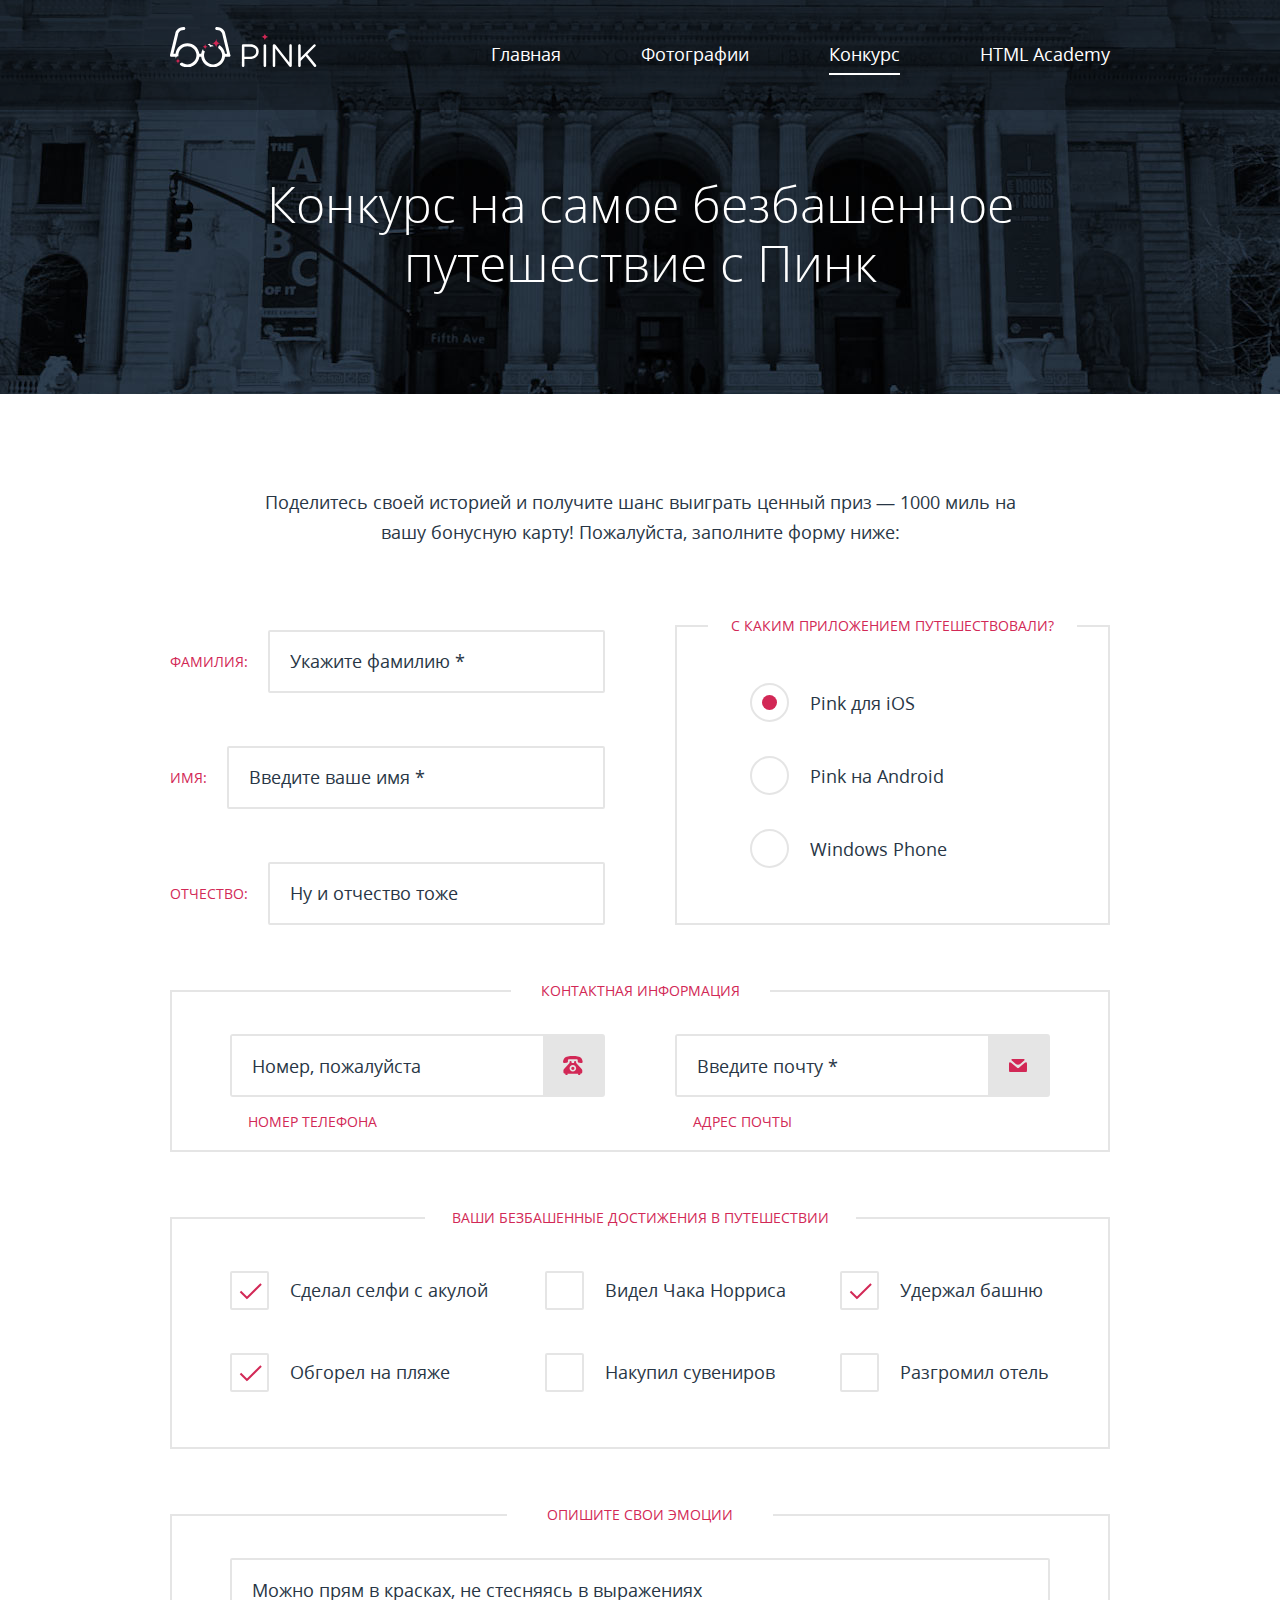
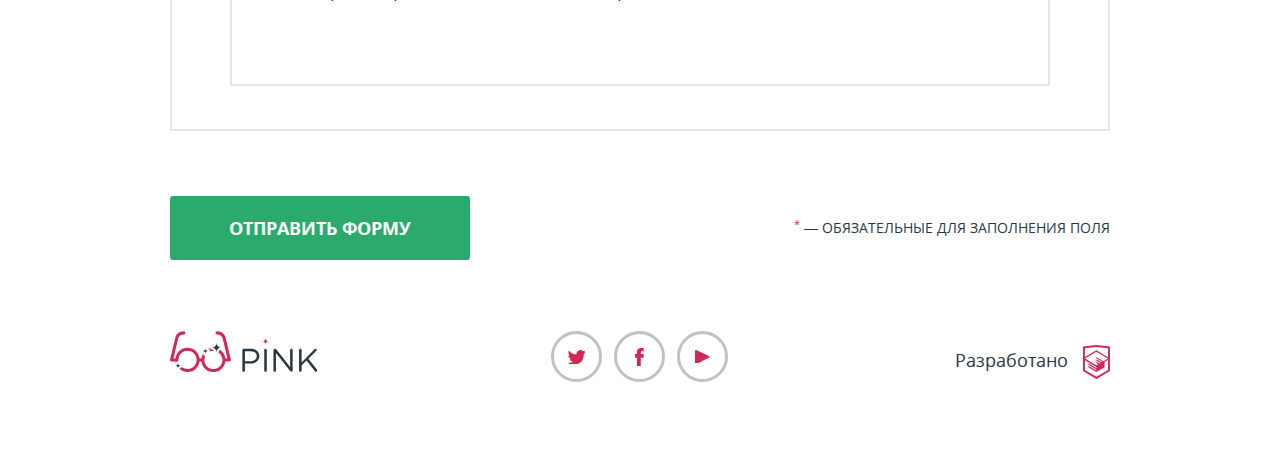
<file: form.html>
<!DOCTYPE html>
<html lang="ru">
  <head>
    <meta charset="utf-8">
    <title>Конкурс Пинк</title>
    <meta name="viewport" content="width=device-width, initial-scale=1">
    <link rel="preload" href="fonts/opensans.woff2" as="font" type="font/woff2" crossorigin="anonymous">
    <link rel="preload" href="fonts/opensansbold.woff2" as="font" type="font/woff2" crossorigin="anonymous">
    <link rel="preload" href="fonts/opensanslight.woff2" as="font" type="font/woff2" crossorigin="anonymous">
    <link rel="stylesheet" href="css/style.min.css">
    <script src="js/picturefill.js" async=""></script>
  </head>
  <body>

    <div style="display: none">
      <svg xmlns="http://www.w3.org/2000/svg" xmlns:xlink="http://www.w3.org/1999/xlink"><symbol id="icon-editor-contrast" viewbox="-35.422 -7.96 31.92 31.92"><path fill="#231F20" d="M-19.462-3.96c6.595 0 11.96 5.365 11.96 11.96s-5.365 11.96-11.96 11.96-11.96-5.365-11.96-11.96 5.365-11.96 11.96-11.96m0-4c-8.814 0-15.96 7.145-15.96 15.96 0 8.813 7.146 15.96 15.96 15.96S-3.502 16.813-3.502 8c0-8.815-7.146-15.96-15.96-15.96z"></path><path d="M-19.462 16.331a8.519 8.519 0 008.52-8.52 8.518 8.518 0 00-8.52-8.519"></path></symbol><symbol id="icon-editor-crop"><path fill="none" d="M0 0h48v48H0V0z"></path><path d="M34 30h4V14c0-2.21-1.79-4-4-4H18v4h16v16zm-20 4V2h-4v8H2v4h8v20c0 2.21 1.79 4 4 4h20v8h4v-8h8v-4H14z"></path></symbol><symbol id="icon-editor-diagram-fill" viewbox="22.5 69.048 253 253"><path fill="#231F20" d="M149 69.048c-69.864 0-126.5 56.636-126.5 126.5s56.636 126.5 126.5 126.5 126.5-56.636 126.5-126.5c0-69.863-56.636-126.5-126.5-126.5zm0 237.216c-60.844 0-110.167-49.323-110.167-110.167S88.156 85.93 149 85.93c60.843 0 110.167 49.323 110.167 110.167S209.843 306.264 149 306.264z"></path></symbol><symbol id="icon-editor-fill"><path fill="none" d="M0 0h48v48H0V0z"></path><path d="M33.12 17.88L15.24 0l-2.83 2.83 4.76 4.76L6.88 17.88a3 3 0 000 4.24l11 11c.58.59 1.35.88 2.12.88s1.54-.29 2.12-.88l11-11a3 3 0 000-4.24zM10.41 20L20 10.42 29.59 20H10.41zM38 23s-4 4.33-4 7c0 2.21 1.79 4 4 4s4-1.79 4-4c0-2.67-4-7-4-7zM0 40h48v3H0z"></path></symbol><symbol id="icon-facebook"><path d="M6.275 3.357h2.398V0H5.795C2.656.181 1.54 2.387 1.948 6.115H0v3.517h1.958v9.312h3.837V9.632h2.857V6.115H5.786c-.021-1.045-.036-2.406.489-2.758z"></path></symbol><symbol id="icon-heart" viewbox="521.939 473.064 12.545 11.99"><path fill="#d22856" d="M528.174 485.055a.737.737 0 01-.552-.249c-3.798-4.324-4.644-5.298-4.858-5.572h-.004a3.866 3.866 0 01-.821-2.373 3.803 3.803 0 013.799-3.799c.934 0 1.804.32 2.484.898a3.847 3.847 0 012.463-.898 3.803 3.803 0 013.799 3.799c0 .909-.318 1.754-.896 2.381l-4.86 5.561a.735.735 0 01-.554.252zm-4.245-6.706c.208.255 2.471 2.839 4.243 4.858l4.323-4.944c.34-.369.52-.86.52-1.399a2.333 2.333 0 00-2.33-2.331c-.729 0-1.421.344-1.9.943a.76.76 0 01-.585.275.727.727 0 01-.575-.294 2.333 2.333 0 00-1.887-.925 2.333 2.333 0 00-2.33 2.331c0 .678.275 1.171.507 1.467l.014.019z"></path></symbol><symbol id="icon-mail"><path fill="#d22856" d="M14.914 1.814C16.111.816 15.816 0 14.257 0H3.731c-1.56 0-1.854.816-.657 1.814l3.742 3.118c1.197.998 3.158.998 4.355 0l3.743-3.118z"></path><path fill="#d22856" d="M11.913 7.044A209.809 209.809 0 019.695 8.88l-.02.013a1.048 1.048 0 01-.235.136c-.033.015-.066.034-.1.048a1.18 1.18 0 01-.335.059l-.01.001h-.002l-.01-.001a1.216 1.216 0 01-.335-.059c-.034-.014-.068-.033-.1-.048a1.07 1.07 0 01-.235-.136l-.02-.013c-.022-.012-1.02-.838-2.218-1.836L2.178 3.796C.979 2.798 0 3.257 0 4.816v6.315a2.842 2.842 0 002.835 2.835h12.318a2.842 2.842 0 002.835-2.835V4.816c0-1.559-.979-2.018-2.178-1.02l-3.897 3.248z"></path></symbol><symbol id="icon-map-marker"><circle fill="#FFF" cx="17.991" cy="17.991" r="17.991"></circle><circle fill="#D22856" cx="17.991" cy="17.991" r="7.866"></circle></symbol><symbol id="icon-menu-burger"><path fill="#FFF" d="M1.137 0C.51 0 0 .428 0 1.01v1.981c0 .558.494 1.01 1.139 1.01H48.81c.628 0 1.138-.428 1.138-1.01V1.01c0-.558-.494-1.01-1.138-1.01H1.137zm0 10.003c-.627 0-1.137.428-1.137 1.01v1.98c0 .557.494 1.01 1.139 1.01H48.81c.628 0 1.138-.428 1.138-1.01v-1.98c0-.558-.494-1.01-1.138-1.01H1.137zm0 10.002C.51 20.005 0 20.434 0 21.016v1.981c0 .557.494 1.01 1.139 1.01H48.81c.628 0 1.138-.428 1.138-1.01v-1.981c0-.558-.494-1.011-1.138-1.011H1.137z"></path><path fill="#FFF" d="M1.137 0C.51 0 0 .428 0 1.01v1.981c0 .558.494 1.01 1.139 1.01H48.81c.628 0 1.138-.428 1.138-1.01V1.01c0-.558-.494-1.01-1.138-1.01H1.137zm0 10.003c-.627 0-1.137.428-1.137 1.01v1.98c0 .557.494 1.01 1.139 1.01H48.81c.628 0 1.138-.428 1.138-1.01v-1.98c0-.558-.494-1.01-1.138-1.01H1.137zm0 10.002C.51 20.005 0 20.434 0 21.016v1.981c0 .557.494 1.01 1.139 1.01H48.81c.628 0 1.138-.428 1.138-1.01v-1.981c0-.558-.494-1.011-1.138-1.011H1.137z"></path></symbol><symbol id="icon-menu-cross"><path fill="#FFF" d="M15.087 11.933l8.56-8.559a.75.75 0 000-1.061L21.554.22a.747.747 0 00-1.06 0l-8.561 8.56L3.373.22a.771.771 0 00-1.061 0L.22 2.313a.75.75 0 000 1.061l8.56 8.559-8.56 8.559a.751.751 0 000 1.062l2.093 2.094a.744.744 0 001.06 0l8.561-8.56 8.56 8.56a.746.746 0 001.06 0l2.093-2.094a.751.751 0 000-1.062l-8.56-8.559z"></path></symbol><symbol id="icon-no"><path fill="#f25b26" d="M15.497 13.376L26.312 2.562A1.5 1.5 0 1024.191.441L13.376 11.255 2.562.439A1.5 1.5 0 10.441 2.56l10.814 10.815L.439 24.19a1.5 1.5 0 102.122 2.121l10.815-10.814L24.19 26.312c.293.293.677.439 1.061.439s.768-.146 1.061-.439a1.5 1.5 0 000-2.121L15.497 13.376z"></path></symbol><symbol id="icon-phone"><path fill="#d22856" d="M9.848 0C6.34 0 2.823.628 1.546 1.878.488 2.918.134 4.752.016 5.913c0 0-.016.115-.016.165 0 .454.369.82.819.82.054 0 2.028-.161 3.218-.259a.503.503 0 00.086-.017.821.821 0 00.801-.819l.003-1.617c0-.5.407-.902.907-.902h8.027c.499 0 .907.402.907.902l.003 1.617a.82.82 0 00.802.82.474.474 0 00.085.017c1.19.098 3.164.259 3.217.259a.822.822 0 00.822-.82c0-.05-.018-.165-.018-.165-.118-1.161-.472-2.995-1.53-4.035C16.873.628 13.356 0 9.848 0zm0 10.67a1.64 1.64 0 100 3.281 1.64 1.64 0 100-3.281zM8.616 6.975V5.951a1.024 1.024 0 10-2.049 0v1.024L1.03 12.888a2.054 2.054 0 00-.619 1.47v1.646c0 .907.734 1.643 1.641 1.643h.411v1.023a1.026 1.026 0 102.05 0v-1.023h10.669v1.023a1.025 1.025 0 102.051 0v-1.023h.411c.905 0 1.64-.735 1.64-1.643v-1.646c0-.576-.236-1.094-.618-1.47L13.13 6.975V5.951a1.025 1.025 0 10-2.051 0v1.024H8.616zm1.232 2.053c1.814 0 3.282 1.468 3.282 3.282s-1.468 3.282-3.282 3.282c-1.813 0-3.281-1.468-3.281-3.282s1.467-3.282 3.281-3.282z"></path></symbol><symbol id="icon-quotes"><path fill="#efefef" d="M34.967 7.063L30.713 0C28.272 1.495 0 12.207 0 39.617c0 7.231.336 24.172 18.9 24.172 11.187 0 13.94-10.279 13.94-13.584 0-21.977-21.382-14.177-21.382-14.177 0-18.071 19.805-26.844 23.509-28.965zm43.705 0L74.418 0c-2.44 1.495-30.713 12.207-30.713 39.617 0 7.231.337 24.172 18.9 24.172 11.187 0 13.939-10.279 13.939-13.584 0-21.977-21.381-14.177-21.381-14.177.002-18.071 19.806-26.844 23.509-28.965z"></path></symbol><symbol id="icon-review-arrow-left"><path fill="#283645" d="M2.045 20.859L21.458 1.446A.847.847 0 0020.261.248L.248 20.261a.846.846 0 000 1.197l20.013 20.013a.843.843 0 001.198 0 .847.847 0 000-1.198L2.045 20.859z"></path></symbol><symbol id="icon-review-arrow-right"><path fill="#283645" d="M19.661 20.859L.248 1.446A.847.847 0 011.445.248L21.458 20.26c.33.33.33.867 0 1.197L1.445 41.471a.843.843 0 01-1.198 0 .847.847 0 010-1.198l19.414-19.414z"></path></symbol><symbol id="icon-timer"><path fill="#dedede" d="M264.568 102.055l5.355-5.355c7.717-7.717 9.124-18.938 3.126-24.935-5.997-5.997-17.217-4.59-24.934 3.127l-5.386 5.385C221.768 63.292 196.11 51.875 168 48.297v-9.583h7.658c10.914 0 19.843-8.711 19.843-19.357S186.573 0 175.659 0h-53.317C111.429 0 102.5 8.711 102.5 19.357s8.929 19.357 19.842 19.357H130v9.583C56.681 57.629 0 120.244 0 196.097c0 82.291 66.709 149 149 149 82.29 0 149-66.709 149-149 0-35.663-12.535-68.394-33.432-94.042zM149 306.264c-60.844 0-110.167-49.323-110.167-110.167S88.156 85.93 149 85.93c60.843 0 110.167 49.323 110.167 110.167S209.843 306.264 149 306.264z"></path></symbol><symbol id="icon-twitter"><path fill-rule="evenodd" clip-rule="evenodd" d="M11.283.153c1.736-.485 3.074.263 3.685 1.151.694-.226 1.372-.47 2.072-.691-.004.841-.538 1.478-.883 1.727.704.166 1.343-.48 1.343-.48-.175.976-1.035 1.746-1.611 1.977-.239 6.592-3.272 10.956-10.382 10.823h-.46c-.422 0-4.29-.45-5.047-1.843 2.341.192 4.011-.412 4.835-1.15-.989-.293-2.761-.464-3.07-2.881.362.105.583.223 1.228.117C1.757 8.067.385 7.366.461 5.218c.294.32 1.1.523 1.381.461C1.117 5.444-.188 2.398.921.843 2.794 2.654 4.769 4.364 8.29 4.528 8.506 2.288 9.461.787 11.283.153z"></path></symbol><symbol id="icon-yes" viewbox="-82.357 4.875 21.698 16.09"><path fill="#3dc644" d="M-60.953 5.167a.999.999 0 00-1.414 0L-75.75 18.551l-4.9-4.9a.999.999 0 10-1.414 1.414l5.607 5.607a.997.997 0 001.414 0l14.09-14c.391-.481.391-1.114 0-1.505z"></path></symbol><symbol id="icon-youtube"><path d="M1.775 13.78C.799 14.257 0 13.758 0 12.671V1.29C0 .202.799-.295 1.775.181l12.133 5.932c.975.478.975 1.258 0 1.736L1.775 13.78z"></path></symbol></svg>
    </div>

    <header class="page-header">
      <nav class="page-header__nav page-header__nav--closed page-header__nav--nojs">
        <ul class="page-header__menu-list main-menu">
          <li class="main-menu__item main-menu__item--filled">
            <div class="container">
              <a class="main-menu__logo" href="index.html" aria-label="Логотип Пинк на главной">
                <svg class="main-menu__logo-image main-menu__logo-image--mobile" width="75" height="22" viewBox="0 0 75 22">
                  <g>
                    <path fill="#FFFFFF" d="M0,1.449c0-0.708,0.58-1.288,1.256-1.288h7.18c5.087,0,8.436,2.704,8.436,7.147v0.064 c0,4.861-4.057,7.373-8.854,7.373H2.544v6.825c0,0.708-0.58,1.288-1.288,1.288C0.58,22.859,0,22.279,0,21.571V1.449z M8.114,12.428 c3.734,0,6.182-1.996,6.182-4.958V7.405c0-3.22-2.415-4.894-6.054-4.894H2.544v9.917H8.114z"></path>
                    <path fill="#FFFFFF" d="M21.729,1.288C21.729,0.58,22.308,0,22.983,0c0.709,0,1.288,0.58,1.288,1.288v20.283 c0,0.708-0.579,1.288-1.288,1.288c-0.676,0-1.255-0.58-1.255-1.288V1.288z"></path>
                    <path fill="#FFFFFF" d="M30.87,1.32c0-0.676,0.579-1.256,1.256-1.256h0.354c0.58,0,0.934,0.29,1.288,0.74l13.684,17.45V1.256 C47.451,0.58,47.998,0,48.707,0c0.676,0,1.223,0.58,1.223,1.256v20.348c0,0.676-0.482,1.191-1.158,1.191h-0.129 c-0.548,0-0.934-0.322-1.32-0.772L33.349,4.153v17.45c0,0.676-0.547,1.256-1.255,1.256c-0.677,0-1.224-0.58-1.224-1.256V1.32z"></path>
                    <path fill="#FFFFFF" d="M56.3,1.288C56.3,0.58,56.879,0,57.556,0c0.708,0,1.287,0.58,1.287,1.288v12.331L71.689,0.451 C71.979,0.193,72.269,0,72.688,0c0.676,0,1.224,0.612,1.224,1.256c0,0.354-0.161,0.644-0.419,0.901l-7.984,7.92l8.564,10.561 c0.225,0.29,0.354,0.547,0.354,0.934c0,0.676-0.579,1.288-1.287,1.288c-0.483,0-0.806-0.258-1.03-0.58l-8.403-10.463l-4.862,4.861 v4.894c0,0.708-0.579,1.288-1.287,1.288c-0.677,0-1.256-0.58-1.256-1.288V1.288z"></path>
                  </g>
                </svg>
                <svg class="main-menu__logo-image main-menu__logo-image--adaptive" width="147" height="40" viewBox="0 0 147 40">
                  <g class="main-menu__logo-word">
                    <path fill="#FFFFFF" d="M71.874,18.661c0-0.708,0.58-1.288,1.256-1.288h7.18c5.087,0,8.436,2.704,8.436,7.146v0.064 c0,4.861-4.057,7.373-8.854,7.373h-5.475v6.825c0,0.708-0.58,1.288-1.288,1.288c-0.676,0-1.256-0.58-1.256-1.288V18.661z M79.988,29.641c3.734,0,6.182-1.996,6.182-4.959v-0.063c0-3.22-2.414-4.894-6.053-4.894h-5.699v9.917H79.988L79.988,29.641z"></path>
                    <path fill="#FFFFFF" d="M93.603,18.5c0-0.708,0.579-1.288,1.255-1.288c0.709,0,1.288,0.58,1.288,1.288v20.283 c0,0.708-0.579,1.287-1.288,1.287c-0.676,0-1.255-0.579-1.255-1.287V18.5z"></path>
                    <path fill="#FFFFFF" d="M102.744,18.532c0-0.676,0.58-1.256,1.256-1.256h0.354c0.58,0,0.935,0.29,1.288,0.74l13.684,17.45V18.468 c0-0.676,0.547-1.256,1.256-1.256c0.676,0,1.224,0.58,1.224,1.256v20.349c0,0.676-0.481,1.19-1.158,1.19h-0.129c-0.548,0-0.935-0.321-1.319-0.772l-13.975-17.868v17.45c0,0.676-0.547,1.256-1.256,1.256c-0.676,0-1.223-0.58-1.223-1.256V18.532 H102.744z"></path>
                    <path fill="#FFFFFF" d="M128.173,18.5c0-0.708,0.58-1.288,1.257-1.288c0.708,0,1.286,0.58,1.286,1.288v12.331l12.848-13.168 c0.29-0.257,0.579-0.451,0.998-0.451c0.676,0,1.225,0.612,1.225,1.256c0,0.354-0.162,0.644-0.42,0.901l-7.984,7.92l8.564,10.561 c0.225,0.291,0.354,0.547,0.354,0.935c0,0.676-0.578,1.288-1.286,1.288c-0.483,0-0.806-0.258-1.03-0.58l-8.402-10.463l-4.863,4.861 v4.894c0,0.708-0.578,1.288-1.286,1.288c-0.677,0-1.257-0.58-1.257-1.288V18.5H128.173z"></path>
                  </g>
                  <g class="main-menu__logo-fill">
                    <path fill="#FFFFFF" d="M60.498,28.266"></path>
                    <path fill="#FFFFFF" d="M60.462,28.016c-0.002-0.009-5.175-21.365-5.175-21.365C54.926,4.303,52.694,0,46.688,0 c-0.829,0-1.5,0.671-1.5,1.5s0.671,1.5,1.5,1.5c4.856,0,5.575,3.729,5.639,4.143l4.767,19.701h-2.073 c-0.742-5.927-5.802-10.531-11.927-10.531s-11.186,4.604-11.927,10.531h-1.82c-0.741-5.927-5.802-10.531-11.927-10.531 S6.235,20.917,5.493,26.844H3.42L8.187,7.143C8.25,6.729,8.97,3,13.826,3c0.829,0,1.5-0.671,1.5-1.5S14.655,0,13.826,0 C7.82,0,5.588,4.303,5.227,6.651c0,0-5.173,21.356-5.175,21.365c-0.266,1.109,0.531,1.826,1.426,1.826 c0.012,0,0.023,0.004,0.036,0.004h3.982c0.741,5.926,5.802,10.53,11.927,10.53s11.185-4.604,11.927-10.53h1.814 c0.742,5.926,5.802,10.53,11.927,10.53s11.186-4.604,11.927-10.53H59c0.012,0,0.023-0.004,0.036-0.004 C59.931,29.842,60.728,29.125,60.462,28.016z M26.315,29.844c-0.715,4.272-4.421,7.531-8.896,7.531c-4.475,0-8.18-3.259-8.896-7.531 c-0.082-0.488-0.135-0.988-0.135-1.5s0.053-1.011,0.135-1.5c0.715-4.271,4.421-7.531,8.896-7.531c4.475,0,8.18,3.26,8.896,7.531 c0.082,0.489,0.135,0.988,0.135,1.5S26.397,29.355,26.315,29.844z M51.99,29.844c-0.716,4.272-4.421,7.531-8.896,7.531 c-4.475,0-8.181-3.259-8.896-7.531c-0.082-0.488-0.135-0.988-0.135-1.5s0.053-1.011,0.135-1.5c0.716-4.271,4.421-7.531,8.896-7.531 c4.475,0,8.181,3.26,8.896,7.531c0.082,0.489,0.135,0.988,0.135,1.5S52.072,29.355,51.99,29.844z"></path>
                  </g>
                  <g class="main-menu__logo-glasses">
                    <path fill="#FFFFFF" d="M43.094,19.313c0.246,0,0.489,0.014,0.73,0.033c-0.437-0.728-1.227-1.221-2.136-1.221 c-0.877,0-1.614-0.568-1.884-1.354c-0.727,0.208-1.425,0.482-2.089,0.816c0.062,0.017,0.122,0.038,0.188,0.038c1.104,0,2,0.896,2,2 c0,0.096-0.015,0.188-0.028,0.281C40.875,19.524,41.959,19.313,43.094,19.313z"></path>
                    <path fill="#FFFFFF" d="M60.462,28.016c-0.002-0.009-5.175-21.365-5.175-21.365C54.926,4.303,52.694,0,46.688,0 c-0.829,0-1.5,0.671-1.5,1.5s0.671,1.5,1.5,1.5c4.856,0,5.575,3.729,5.639,4.143l4.767,19.701h-2.073 c-0.445-3.557-2.453-6.628-5.305-8.522c-0.897,0.379-1.529,1.269-1.529,2.303c0,0.088-0.015,0.171-0.026,0.256 c1.991,1.358,3.415,3.489,3.829,5.964c0.082,0.489,0.135,0.988,0.135,1.5s-0.053,1.012-0.135,1.5 c-0.716,4.272-4.421,7.531-8.896,7.531c-4.475,0-8.181-3.259-8.896-7.531c-0.082-0.488-0.135-0.988-0.135-1.5 s0.053-1.011,0.135-1.5c0.147-0.878,0.427-1.711,0.808-2.483c-1.034-0.078-1.852-0.932-1.852-1.985 c0-0.189-0.077-0.357-0.192-0.489c-0.938,1.469-1.569,3.15-1.795,4.958h-1.82c-0.741-5.927-5.802-10.531-11.927-10.531 S6.235,20.917,5.493,26.844H3.42L8.187,7.143C8.25,6.729,8.97,3,13.826,3c0.829,0,1.5-0.671,1.5-1.5S14.655,0,13.826,0 C7.82,0,5.588,4.303,5.227,6.651c0,0-5.173,21.356-5.175,21.365c-0.266,1.109,0.531,1.826,1.426,1.826 c0.012,0,0.023,0.004,0.036,0.004h3.982c0.079,0.628,0.215,1.237,0.387,1.831c0.059-0.106,0.102-0.224,0.102-0.354 c0-1.104,0.896-2,2-2c0.166,0,0.324,0.025,0.478,0.063c-0.043-0.343-0.074-0.688-0.074-1.042c0-0.512,0.053-1.011,0.135-1.5 c0.715-4.271,4.421-7.531,8.896-7.531s8.18,3.26,8.896,7.531c0.082,0.489,0.135,0.988,0.135,1.5s-0.053,1.012-0.135,1.5 c-0.715,4.272-4.421,7.531-8.896,7.531c-2.022,0-3.883-0.67-5.386-1.794c-0.35,0.302-0.8,0.491-1.299,0.491 c-0.413,0-0.749,0.336-0.749,0.748c0,0.29-0.065,0.564-0.176,0.812c2.075,1.708,4.722,2.743,7.614,2.743 c6.125,0,11.185-4.604,11.927-10.53h1.814c0.742,5.926,5.802,10.53,11.927,10.53s11.186-4.604,11.927-10.53H59 c0.012,0,0.023-0.004,0.036-0.004C59.931,29.842,60.728,29.125,60.462,28.016z"></path>
                  </g>
                  <g class="main-menu__logo-stars">
                    <g>
                      <path fill="#D22856" d="M98.498,9.875c-2.002,0-3.623-1.623-3.623-3.624c0,2.001-1.623,3.624-3.625,3.624 c2.002,0,3.625,1.623,3.625,3.624C94.875,11.498,96.496,9.875,98.498,9.875z"></path>
                    </g>
                    <g>
                      <path fill="#D22856" d="M50.686,16.125c-2.485,0-4.499-2.014-4.499-4.499c0,2.485-2.014,4.499-4.499,4.499 c2.485,0,4.499,2.014,4.499,4.499C46.187,18.139,48.2,16.125,50.686,16.125z"></path>
                    </g>
                    <g>
                      <path fill="#D22856" d="M37.904,19.626c-1.519,0-2.749-1.23-2.749-2.749c0,1.519-1.23,2.749-2.749,2.749 c1.519,0,2.749,1.229,2.749,2.749C35.155,20.855,36.386,19.626,37.904,19.626z"></path>
                    </g>
                    <g>
                      <path fill="#D22856" d="M10.734,34.072c-1.519,0-2.749-1.23-2.749-2.75c0,1.52-1.23,2.75-2.749,2.75 c1.519,0,2.749,1.229,2.749,2.748C7.985,35.303,9.215,34.072,10.734,34.072z"></path>
                    </g>
                  </g>
                </svg>
              </a>
              <button class="main-menu__toggle-btn main-menu__toggle-btn--hidden" type="button"><span class="visually-hidden">Открыть меню</span></button>
            </div>
          </li>
          <li class="main-menu__item">
            <ul class="main-menu__list site-list">
              <li class="site-list__item">
                <a class="site-list__link" href="index.html">Главная</a>
              </li>
              <li class="site-list__item">
                <a class="site-list__link" href="photo.html">Фотографии</a>
              </li>
              <li class="site-list__item">
                <a class="site-list__link site-list__link--active">Конкурс</a>
              </li>
              <li class="site-list__item">
                <a class="site-list__link" href="https://htmlacademy.ru/intensive/adaptive">HTML academy</a>
              </li>
            </ul>
          </li>
        </ul>
      </nav>
    </header>

    <main>
      <section class="content-title">
        <h2 class="visually-hidden">Описание к конкурсу</h2>
        <div class="container">
          <p class="content-title__text content-title__text--wide">Конкурс на самое безбашенное путешествие с Пинк</p>
        </div>
      </section>

      <section class="content-desc">
        <h2 class="visually-hidden">Описание фотогалереи</h2>
        <div class="container">
          <p class="content-desc__text content-desc__text--wide">Поделитесь своей историей и получите шанс выиграть ценный приз — 1000 миль на вашу бонусную карту! <span class="content-desc__offer">Пожалуйста, заполните форму ниже:</span></p>
        </div>
      </section>

      <section class="content-form">
        <h2 class="visually-hidden">Форма для отправки Ваших историй с Пинк</h2>
        <form class="content-form__client-data pink-form" action="https://echo.htmlacademy.ru" method="post" name="client-form">

          <fieldset class="pink-form__data-personal data-personal">
            <legend class="data-personal__title visually-hidden">Персональные данные</legend>
            <ul class="data-personal__personal-list personal-list">
              <li class="personal-list__item">
                <label class="personal-list__value" for="personal-list__last-name">Фамилия:</label>
                <input class="personal-list__field" id="personal-list__last-name" type="text" name="last-name" placeholder="Укажите фамилию *" pattern="[А-Яа-яЁё\s]{1,30}" maxlength="30" title="Только кириллические символы.">
              </li>
              <li class="personal-list__item">
                <label class="personal-list__value" for="personal-list__first-name">Имя:</label>
                <input class="personal-list__field" id="personal-list__first-name" type="text" name="first-name" placeholder="Введите ваше имя *" pattern="[А-Яа-яЁё\s]{1,30}" maxlength="30" title="Только кириллические символы.">
              </li>
              <li class="personal-list__item">
                <label class="personal-list__value" for="personal-list__middle-name">Отчество:</label>
                <input class="personal-list__field" id="personal-list__middle-name" type="text" name="middle-name" placeholder="Ну и отчество тоже" pattern="[А-Яа-яЁё\s]{1,30}" maxlength="30" title="Только кириллические символы.">
              </li>
            </ul>
          </fieldset>

          <fieldset class="pink-form__data-app data-app">
            <legend class="data-app__title">С каким приложением путешествовали?</legend>
            <p class="data-app__text">С каким приложением путешествовали?</p>
            <ul class="data-app__apps-list app-list">
              <li class="app-list__item">
                <label class="app-list__value">
                  <input class="app-list__radio visually-hidden" type="radio" name="used-app" value="ios" checked="">
                  Pink для iOS
                  <span class="radio-indicator"></span>
                </label>
              </li>
              <li class="app-list__item">
                <label class="app-list__value">
                  <input class="app-list__radio visually-hidden" type="radio" name="used-app" value="android">
                  Pink на Android
                  <span class="radio-indicator"></span>
                </label>
              </li>
              <li class="app-list__item">
                <label class="app-list__value">
                  <input class="app-list__radio visually-hidden" type="radio" name="used-app" value="windows">
                  Windows Phone
                  <span class="radio-indicator"></span>
                </label>
              </li>
            </ul>
          </fieldset>

          <fieldset class="pink-form__data-contacts data-contacts">
            <legend class="data-contacts__title">Контактная информация</legend>
            <ul class="data-contacts__contact-list contact-list">
              <li class="contact-list__item">
                <label class="contact-list__value" for="contact-list__phone">Номер телефона</label>
                <div class="contact-list__box" tabindex="0">
                  <input class="contact-list__field" id="contact-list__phone" type="tel" name="phone" title="Номер должен содержать от 7 до 11 цифр и начинаться с 7" value="" minlength="7" maxlength="11" pattern="\d{7,11}" placeholder="Номер, пожалуйста">
                  <label class="contact-list__icon contact-list__icon--phone" for="contact-list__phone">Номер телефона</label>
                </div>
              </li>
              <li class="contact-list__item">
                <label class="contact-list__value" for="contact-list__email">Адрес почты</label>
                <div class="contact-list__box email-field" tabindex="0">
                  <input class="contact-list__field" id="contact-list__email" type="email" name="email" title="Адрес должен быть указан в формате &quot;mail@domain.ru&quot;" placeholder="Введите почту *">
                  <label class="contact-list__icon contact-list__icon--email" for="contact-list__email">Адрес почты</label>
                </div>
              </li>
            </ul>
          </fieldset>

          <fieldset class="pink-form__data-progress data-progress">
            <legend class="data-progress__title">Ваши безбашенные достижения в путешествии</legend>
            <p class="data-progress__text">Ваши безбашенные достижения в путешествии</p>
            <ul class="data-progress__progress-list progress-list">
              <li class="progress-list__item">
                <label class="progress-list__value">
                  <input class="progress-list__checkbox visually-hidden" type="checkbox" name="shark-selfie" value="true" checked="">
                  Сделал селфи с акулой
                  <span class="checkbox-indicator"></span>
                </label>
              </li>
              <li class="progress-list__item">
                <label class="progress-list__value">
                  <input class="progress-list__checkbox visually-hidden" type="checkbox" name="burned-on-the-beach" value="true" checked="">
                  Обгорел на пляже
                  <span class="checkbox-indicator"></span>
                </label>
              </li>
              <li class="progress-list__item">
                <label class="progress-list__value">
                  <input class="progress-list__checkbox visually-hidden" type="checkbox" name="saw-chuck" value="true">
                  Видел Чака Норриса
                  <span class="checkbox-indicator"></span>
                </label>
              </li>
              <li class="progress-list__item">
                <label class="progress-list__value">
                  <input class="progress-list__checkbox visually-hidden" type="checkbox" name="bought-souvenirs" value="true">
                  Накупил сувениров
                  <span class="checkbox-indicator"></span>
                </label>
              </li>
              <li class="progress-list__item">
                <label class="progress-list__value">
                  <input class="progress-list__checkbox visually-hidden" type="checkbox" name="kept-tower" value="true" checked="">
                  Удержал башню
                  <span class="checkbox-indicator"></span>
                </label>
              </li>
              <li class="progress-list__item">
                <label class="progress-list__value">
                  <input class="progress-list__checkbox visually-hidden" type="checkbox" name="crushed-hotel" value="true">
                  Разгромил отель
                  <span class="checkbox-indicator"></span>
                </label>
              </li>
            </ul>
          </fieldset>

          <fieldset class="pink-form__data-review data-review">
            <legend class="data-review__title">Опишите свои эмоции</legend>
            <p class="data-review__text">Опишите свои эмоции</p>
            <textarea class="data-review__comment" placeholder="Можно прям в красках, не стесняясь в выражениях" name="text-review" id="text-review"></textarea>
          </fieldset>

          <div class="pink-form__box-btn container">
            <button class="pink-form__submit-btn btn" type="submit">Отправить форму</button>
            <small class="pink-form__required-field">
                <sup>*</sup> — обязательные <span class="pink-form__extended-text">для заполнения</span> поля
            </small>
          </div>
        </form>
      </section>
    </main>

    <footer class="page-footer">
      <div class="page-footer__box container">
        <a class="page-footer__logo" href="index.html">Перейти на главную страницу
          <svg xmlns="http://www.w3.org/2000/svg" width="146" height="40" viewBox="0 0 146 40">
            <g class="page-footer__desktop-logo" fill="#D22856">
              <path d="M43.094 19.313c.246 0 .489.014.73.033a2.491 2.491 0 00-2.136-1.221 1.994 1.994 0 01-1.884-1.354c-.727.208-1.425.482-2.089.816.062.017.122.038.188.038a2 2 0 012 2c0 .096-.015.188-.028.281 1-.382 2.084-.593 3.219-.593z"></path>
              <path d="M60.462 28.016L55.287 6.651C54.926 4.303 52.694 0 46.688 0a1.5 1.5 0 100 3c4.856 0 5.575 3.729 5.639 4.143l4.767 19.701h-2.073c-.445-3.557-2.453-6.628-5.305-8.522a2.503 2.503 0 00-1.529 2.303c0 .088-.015.171-.026.256a9.034 9.034 0 013.829 5.965c.082.488.135.987.135 1.5 0 .512-.053 1.012-.135 1.5-.716 4.271-4.421 7.53-8.896 7.53-4.475 0-8.181-3.259-8.896-7.53a9.035 9.035 0 01-.135-1.5c0-.513.053-1.012.135-1.5a8.945 8.945 0 01.808-2.484 1.994 1.994 0 01-1.852-1.984.739.739 0 00-.192-.488 11.95 11.95 0 00-1.795 4.957h-1.82c-.741-5.927-5.802-10.531-11.927-10.531S6.235 20.917 5.493 26.844H3.42L8.187 7.143C8.25 6.729 8.97 3 13.826 3a1.5 1.5 0 100-3C7.82 0 5.588 4.303 5.227 6.651L.052 28.016c-.266 1.109.531 1.826 1.426 1.826.012 0 .023.004.036.004h3.982c.079.629.215 1.237.387 1.831a.726.726 0 00.102-.354 2 2 0 012-2c.166 0 .324.024.478.062a8.337 8.337 0 01-.074-1.042c0-.512.053-1.011.135-1.5.715-4.271 4.421-7.531 8.896-7.531s8.18 3.26 8.896 7.531c.082.489.135.988.135 1.5s-.053 1.012-.135 1.5c-.715 4.272-4.421 7.531-8.896 7.531a8.959 8.959 0 01-5.386-1.794c-.35.302-.8.491-1.299.491a.75.75 0 00-.749.748c0 .289-.065.563-.176.812a11.94 11.94 0 007.614 2.743c6.125 0 11.185-4.604 11.927-10.529h1.814c.742 5.926 5.802 10.529 11.927 10.529s11.186-4.604 11.927-10.529H59c.012 0 .023-.005.036-.005.895.002 1.692-.715 1.426-1.824z"></path>
              <path class="" fill="#D22856" d="M98.498 9.875a3.623 3.623 0 01-3.623-3.624 3.625 3.625 0 01-3.625 3.624 3.625 3.625 0 013.625 3.624 3.623 3.623 0 013.623-3.624z"></path>
              <path fill="#283645" d="M50.686 16.125a4.499 4.499 0 01-4.499-4.499 4.499 4.499 0 01-4.499 4.499 4.499 4.499 0 014.499 4.499 4.498 4.498 0 014.499-4.499zm-12.782 3.501a2.748 2.748 0 01-2.749-2.749 2.748 2.748 0 01-2.749 2.749 2.747 2.747 0 012.749 2.749 2.748 2.748 0 012.749-2.749zm-27.17 14.446a2.748 2.748 0 01-2.749-2.75c0 1.52-1.23 2.75-2.749 2.75a2.747 2.747 0 012.749 2.748 2.748 2.748 0 012.749-2.748z"></path>
            </g>
            <g class="page-footer__mobile-logo">
              <path fill="#D22856" d="M60.462,28.016c-0.002-0.009-5.175-21.365-5.175-21.365C54.926,4.303,52.694,0,46.688,0 c-0.829,0-1.5,0.671-1.5,1.5s0.671,1.5,1.5,1.5c4.856,0,5.575,3.729,5.639,4.143l4.767,19.701h-2.073 c-0.742-5.927-5.802-10.531-11.927-10.531s-11.186,4.604-11.927,10.531h-1.82c-0.741-5.927-5.802-10.531-11.927-10.531 S6.235,20.917,5.493,26.844H3.42L8.187,7.143C8.25,6.729,8.97,3,13.826,3c0.829,0,1.5-0.671,1.5-1.5S14.655,0,13.826,0 C7.82,0,5.588,4.303,5.227,6.651c0,0-5.173,21.356-5.175,21.365c-0.266,1.109,0.531,1.826,1.426,1.826 c0.012,0,0.023,0.004,0.036,0.004h3.982c0.741,5.926,5.802,10.53,11.927,10.53s11.185-4.604,11.927-10.53h1.814 c0.742,5.926,5.802,10.53,11.927,10.53s11.186-4.604,11.927-10.53H59c0.012,0,0.023-0.004,0.036-0.004 C59.931,29.842,60.728,29.125,60.462,28.016z M26.315,29.844c-0.715,4.272-4.421,7.531-8.896,7.531s-8.18-3.259-8.896-7.531 c-0.082-0.488-0.135-0.988-0.135-1.5s0.053-1.011,0.135-1.5c0.715-4.271,4.421-7.531,8.896-7.531s8.18,3.26,8.896,7.531 c0.082,0.489,0.135,0.988,0.135,1.5S26.397,29.355,26.315,29.844z M51.99,29.844c-0.716,4.272-4.421,7.531-8.896,7.531 c-4.475,0-8.181-3.259-8.896-7.531c-0.082-0.488-0.135-0.988-0.135-1.5s0.053-1.011,0.135-1.5c0.716-4.271,4.421-7.531,8.896-7.531 c4.475,0,8.181,3.26,8.896,7.531c0.082,0.489,0.135,0.988,0.135,1.5S52.072,29.355,51.99,29.844z"></path>
            </g>
            <g>
              <path d="M71.874 18.661c0-.708.58-1.288 1.256-1.288h7.18c5.087 0 8.436 2.704 8.436 7.146v.063c0 4.86-4.057 7.373-8.854 7.373h-5.475v6.825c0 .708-.58 1.287-1.289 1.287-.676 0-1.256-.58-1.256-1.287l.002-20.119zm8.114 10.98c3.734 0 6.182-1.996 6.182-4.959v-.062c0-3.221-2.414-4.894-6.053-4.894h-5.699v9.917h5.57v-.002zM93.603 18.5c0-.708.579-1.288 1.255-1.288.709 0 1.288.58 1.288 1.288v20.283a1.29 1.29 0 01-1.288 1.287c-.676 0-1.255-.579-1.255-1.287V18.5zm9.141.032c0-.676.58-1.256 1.256-1.256h.354c.58 0 .935.29 1.288.74l13.684 17.45V18.468c0-.676.547-1.256 1.256-1.256.676 0 1.225.58 1.225 1.256v20.349c0 .677-.48 1.19-1.158 1.19h-.129c-.548 0-.936-.321-1.318-.772l-13.976-17.867v17.449c0 .677-.547 1.257-1.257 1.257-.676 0-1.223-.58-1.223-1.257V18.532h-.002zm25.429-.032c0-.708.58-1.288 1.257-1.288.708 0 1.286.58 1.286 1.288v12.331l12.848-13.168c.29-.257.579-.451.998-.451.676 0 1.225.612 1.225 1.256 0 .354-.162.644-.42.901l-7.984 7.92 8.564 10.561c.225.291.354.547.354.936 0 .676-.577 1.288-1.285 1.288-.482 0-.807-.259-1.03-.58l-8.401-10.464-4.863 4.861v4.895a1.29 1.29 0 01-1.286 1.288c-.677 0-1.257-.58-1.257-1.288V18.5h-.006z" fill="#283645"></path>
            </g>
          </svg>
        </a>
        <ul class="page-footer__social-list social-list">
          <li class="social-list__item">
            <a class="social-list__link" href="#" aria-label="Пинк в Твиттере">
              <svg width="17" height="14" viewBox="0 0 17 14">
                <path fill="#d22856" fill-rule="evenodd" clip-rule="evenodd" d="M11.283,0.153c1.736-0.485,3.074,0.263,3.685,1.151 c0.694-0.226,1.372-0.47,2.072-0.691c-0.004,0.841-0.538,1.478-0.883,1.727C16.861,2.506,17.5,1.86,17.5,1.86 c-0.175,0.976-1.035,1.746-1.611,1.977C15.65,10.429,12.617,14.793,5.507,14.66c-0.538,0,0.077,0-0.46,0 c-0.422,0-4.29-0.45-5.047-1.843c2.341,0.192,4.011-0.412,4.835-1.15c-0.989-0.293-2.761-0.464-3.07-2.881 c0.362,0.105,0.583,0.223,1.228,0.117C1.757,8.067,0.385,7.366,0.461,5.218c0.294,0.32,1.1,0.523,1.381,0.461 c-0.725-0.235-2.03-3.281-0.921-4.836C2.794,2.654,4.769,4.364,8.29,4.528C8.506,2.288,9.461,0.787,11.283,0.153z"></path>
              </svg>
            </a>
          </li>
          <li class="social-list__item">
            <a class="social-list__link" href="#" aria-label="Пинк в Фейсбуке">
              <svg width="9" height="18" viewBox="0 0 9 18">
                <path fill="#d22856" d="M6.275,3.357c0.799,0,1.599,0,2.398,0c0-1.119,0-2.238,0-3.357c-0.959,0-1.92,0-2.878,0C2.656,0.181,1.54,2.387,1.948,6.115 H0v3.517h1.958c0,3.104,0,6.208,0,9.312c1.279,0,2.558,0,3.837,0c0-3.104,0-6.208,0-9.312h2.857V6.115H5.786 C5.765,5.07,5.75,3.709,6.275,3.357z"></path>
              </svg>
            </a>
          </li>
          <li class="social-list__item">
            <a class="social-list__link" href="#" aria-label="Пинк в Ютьюбе">
              <svg width="15" height="13" viewBox="0 0 15 13">
                <path fill="#d22856" d="M1.775,13.78C0.799,14.257,0,13.758,0,12.671V1.29c0-1.088,0.799-1.585,1.775-1.109l12.133,5.932 c0.975,0.478,0.975,1.258,0,1.736L1.775,13.78z"></path>
              </svg>
            </a>
          </li>
        </ul>
        <p class="page-footer__copyrights">Разработано
          <a class="page-footer__link" href="https://htmlacademy.ru/intensive/adaptive" aria-label="Перейти на страницу HTML Академии">
            <svg width="27" height="34" viewBox="0 0 27 34">
              <path fill="#d22856" d="M13.62,0.017L13.472,0L0,1.412v24.661l13.472,8.017l13.43-7.99l0.042-0.026V1.412L13.62,0.017z M25.019,12.127L13.495,5.334 l-0.001-0.104L13.407,5.28l-0.088-0.056v0.109L1.925,12.118V3.147l11.547-1.212l11.547,1.212V12.127z M13.405,6.787L24.923,13.5 l-4.479,2.64l-7.093-4.221l-0.013,1.415l5.904,3.513l-0.86,0.507l-5.031-2.992l-0.013,1.415l3.827,2.275l-0.782,0.523l-3.032-1.787 l-0.013,1.413l1.852,1.091l-1.8,1.081L2.034,13.622L13.405,6.787z M1.925,15.127l11.411,6.791l0.015,1.044l-7.941-4.728L5.395,19.65 l7.979,4.796l0.017,1.076l-7.972-4.741l-0.013,1.415l8.021,4.821l0.045,0.026l8.143-4.872v-1.268l-0.011-0.148v-3.761l3.415-2.036 v10.02L13.472,31.85L1.925,24.979V15.127z"></path>
            </svg>
          </a>
        </p>
      </div>
    </footer>

    <!-- отображение модального окна - для section добавить modal--show -->
    <section class="modal modal-neg">
      <h2 class="visually-hidden">Всплывающее окно - форма заполнена с ошибками</h2>
      <div class="modal-neg__text-box">
        <p class="modal-neg__title">Что-то пошло не так!</p>
        <p class="modal-neg__text">Проверьте поля, выделенные красным, скорее всего вы забыли их заполнить</p>
      </div>
      <div class="modal-neg__btn-box modal-neg__btn-box--grey">
        <button class="modal-neg__btn btn" type="button">Ok</button>
      </div>
    </section>

    <!-- отображение модального окна - для section добавить modal--show -->
    <section class="modal modal-pos">
      <h2 class="visually-hidden">Всплывающее окно - форма заполнена корректно</h2>
      <div class="modal-pos__text-box">
        <p class="modal-pos__title">Ваша заявка отправлена</p>
        <p class="modal-pos__text">Спасибо за ваше участие, ваша заявка уже поступила к нам. В ближайшее время мы рассмотрим ее и оповестим вас.</p>
      </div>
      <div class="modal-pos__btn-box modal-pos__btn-box--grey">
        <button class="modal-pos__btn btn" type="button">Закрыть окно</button>
      </div>
    </section>
    <script src="js/menu.js"></script>
    <script src="js/modal.js"></script>
  </body>
</html>
</file>
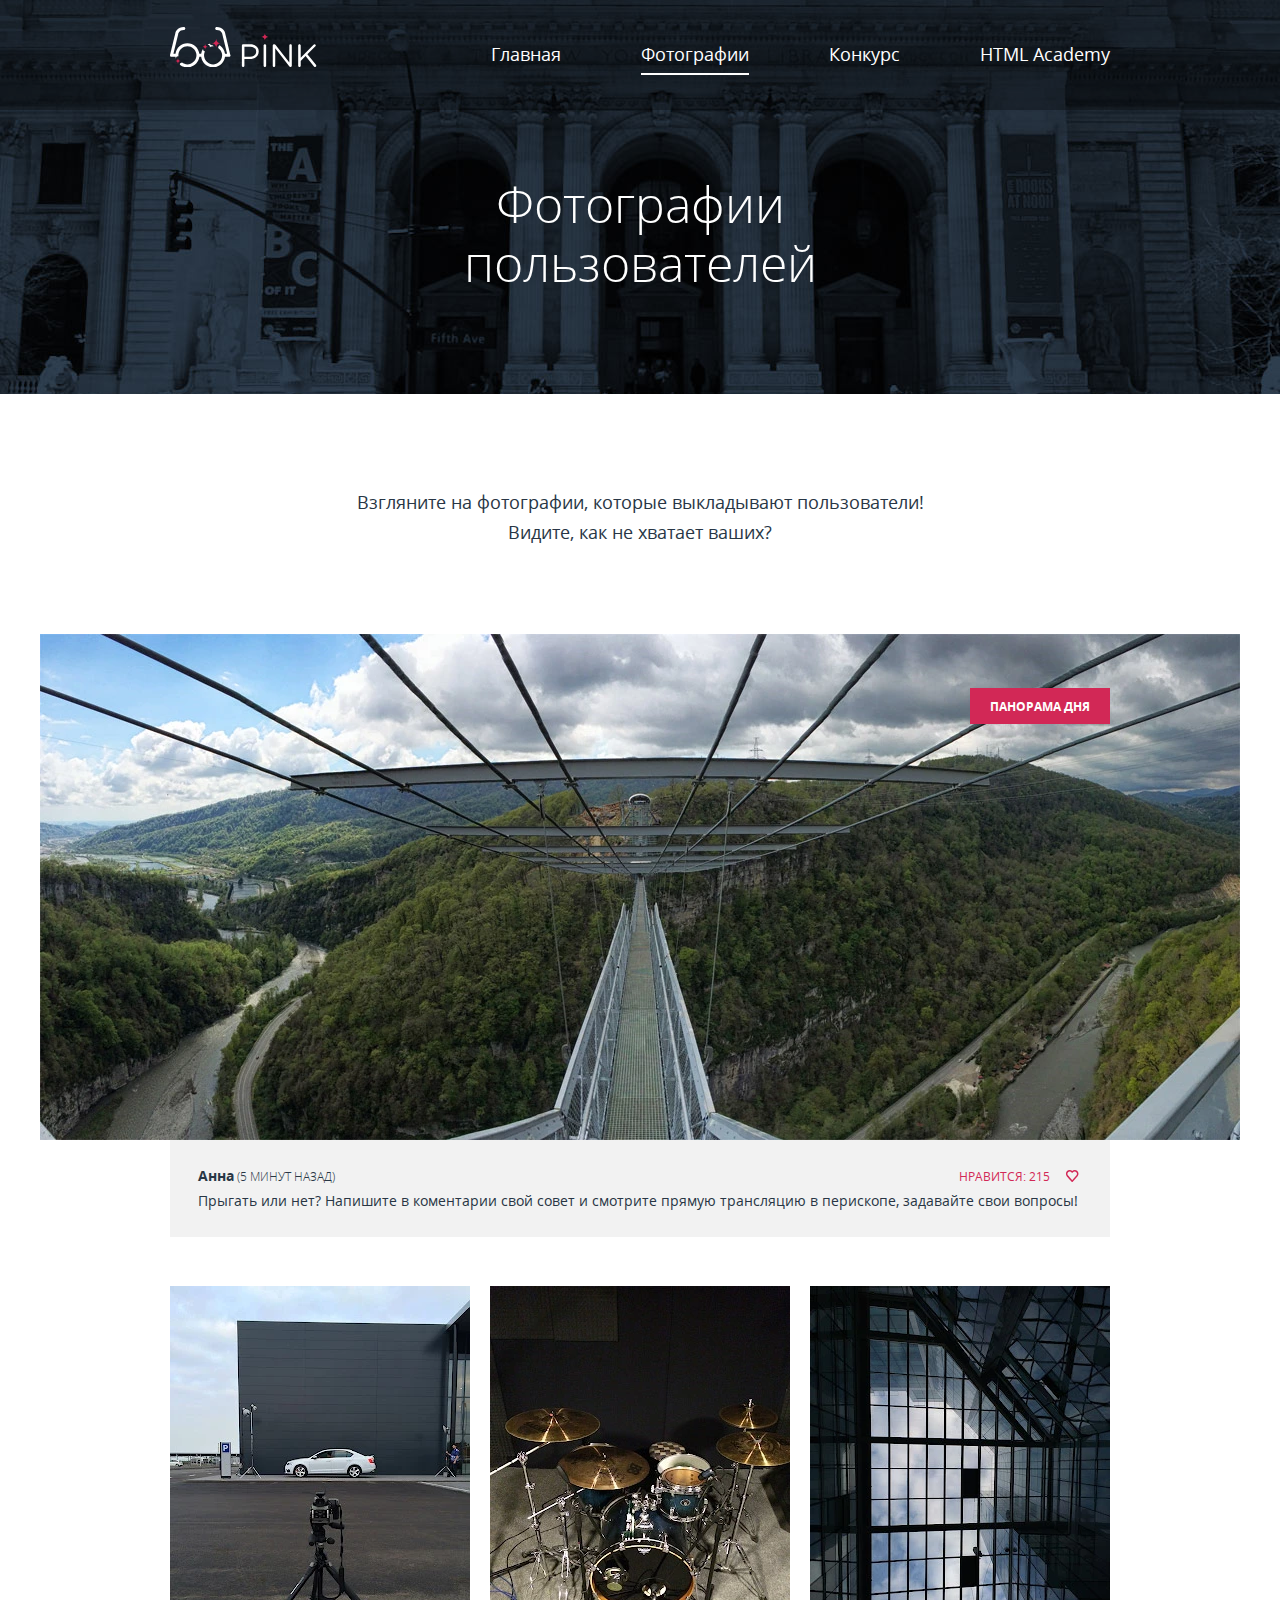
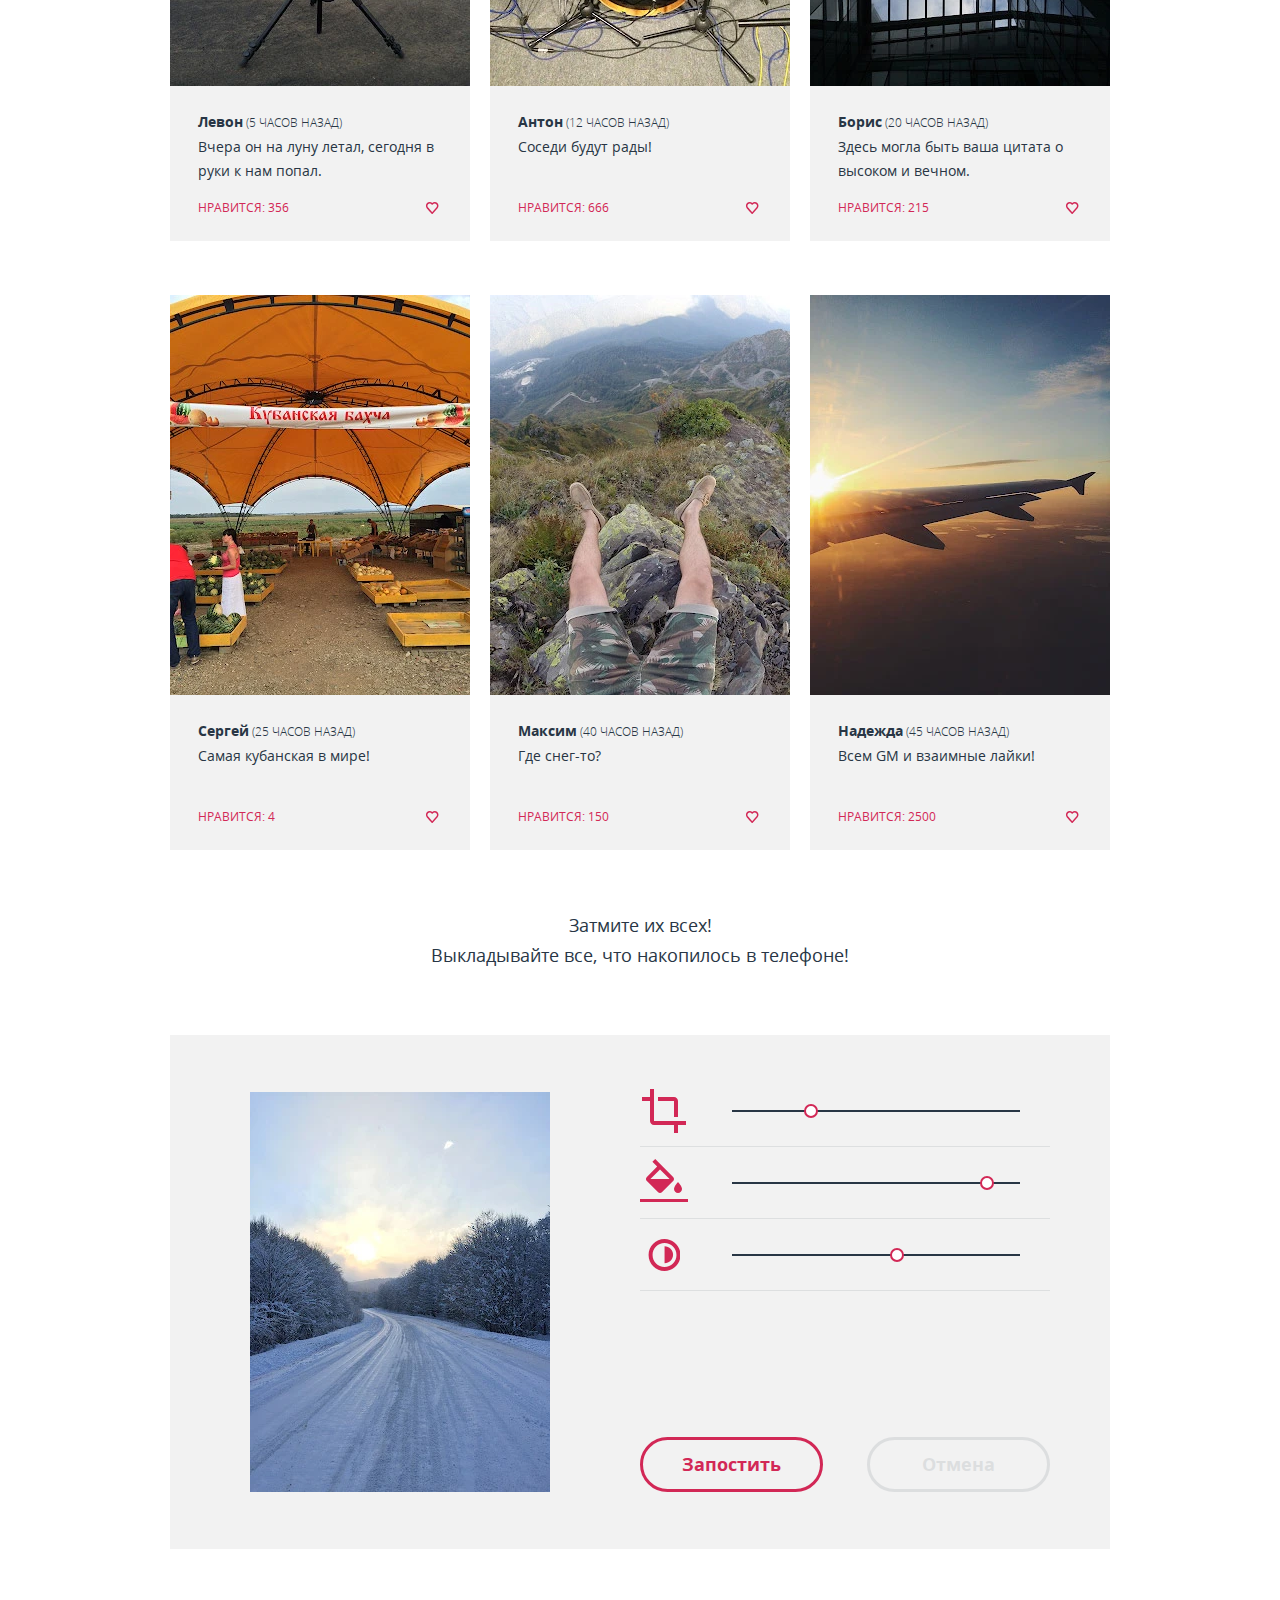
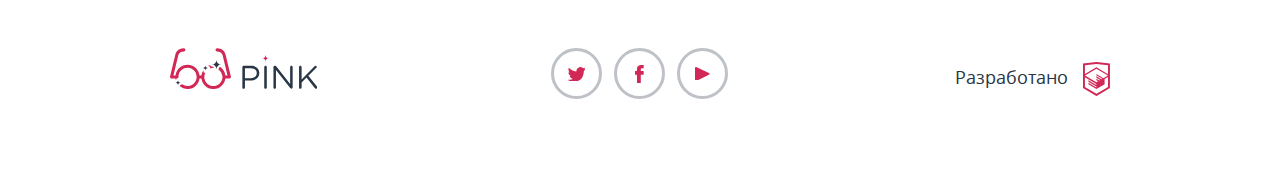
<file: photo.html>
<!DOCTYPE html>
<html lang="ru">
  <head>
    <meta charset="utf-8">
    <title>Конкурс Пинк</title>
    <meta name="viewport" content="width=device-width, initial-scale=1">
    <link rel="preload" href="fonts/opensans.woff2" as="font" type="font/woff2" crossorigin="anonymous">
    <link rel="preload" href="fonts/opensansbold.woff2" as="font" type="font/woff2" crossorigin="anonymous">
    <link rel="preload" href="fonts/opensanslight.woff2" as="font" type="font/woff2" crossorigin="anonymous">
    <link rel="stylesheet" href="css/style.min.css">
    <script src="js/picturefill.js" async=""></script>
  </head>
  <body>

    <div style="display: none">
      <svg xmlns="http://www.w3.org/2000/svg" xmlns:xlink="http://www.w3.org/1999/xlink"><symbol id="icon-editor-contrast" viewbox="-35.422 -7.96 31.92 31.92"><path fill="#231F20" d="M-19.462-3.96c6.595 0 11.96 5.365 11.96 11.96s-5.365 11.96-11.96 11.96-11.96-5.365-11.96-11.96 5.365-11.96 11.96-11.96m0-4c-8.814 0-15.96 7.145-15.96 15.96 0 8.813 7.146 15.96 15.96 15.96S-3.502 16.813-3.502 8c0-8.815-7.146-15.96-15.96-15.96z"></path><path d="M-19.462 16.331a8.519 8.519 0 008.52-8.52 8.518 8.518 0 00-8.52-8.519"></path></symbol><symbol id="icon-editor-crop"><path fill="none" d="M0 0h48v48H0V0z"></path><path d="M34 30h4V14c0-2.21-1.79-4-4-4H18v4h16v16zm-20 4V2h-4v8H2v4h8v20c0 2.21 1.79 4 4 4h20v8h4v-8h8v-4H14z"></path></symbol><symbol id="icon-editor-diagram-fill" viewbox="22.5 69.048 253 253"><path fill="#231F20" d="M149 69.048c-69.864 0-126.5 56.636-126.5 126.5s56.636 126.5 126.5 126.5 126.5-56.636 126.5-126.5c0-69.863-56.636-126.5-126.5-126.5zm0 237.216c-60.844 0-110.167-49.323-110.167-110.167S88.156 85.93 149 85.93c60.843 0 110.167 49.323 110.167 110.167S209.843 306.264 149 306.264z"></path></symbol><symbol id="icon-editor-fill"><path fill="none" d="M0 0h48v48H0V0z"></path><path d="M33.12 17.88L15.24 0l-2.83 2.83 4.76 4.76L6.88 17.88a3 3 0 000 4.24l11 11c.58.59 1.35.88 2.12.88s1.54-.29 2.12-.88l11-11a3 3 0 000-4.24zM10.41 20L20 10.42 29.59 20H10.41zM38 23s-4 4.33-4 7c0 2.21 1.79 4 4 4s4-1.79 4-4c0-2.67-4-7-4-7zM0 40h48v3H0z"></path></symbol><symbol id="icon-facebook"><path d="M6.275 3.357h2.398V0H5.795C2.656.181 1.54 2.387 1.948 6.115H0v3.517h1.958v9.312h3.837V9.632h2.857V6.115H5.786c-.021-1.045-.036-2.406.489-2.758z"></path></symbol><symbol id="icon-heart" viewbox="521.939 473.064 12.545 11.99"><path fill="#d22856" d="M528.174 485.055a.737.737 0 01-.552-.249c-3.798-4.324-4.644-5.298-4.858-5.572h-.004a3.866 3.866 0 01-.821-2.373 3.803 3.803 0 013.799-3.799c.934 0 1.804.32 2.484.898a3.847 3.847 0 012.463-.898 3.803 3.803 0 013.799 3.799c0 .909-.318 1.754-.896 2.381l-4.86 5.561a.735.735 0 01-.554.252zm-4.245-6.706c.208.255 2.471 2.839 4.243 4.858l4.323-4.944c.34-.369.52-.86.52-1.399a2.333 2.333 0 00-2.33-2.331c-.729 0-1.421.344-1.9.943a.76.76 0 01-.585.275.727.727 0 01-.575-.294 2.333 2.333 0 00-1.887-.925 2.333 2.333 0 00-2.33 2.331c0 .678.275 1.171.507 1.467l.014.019z"></path></symbol><symbol id="icon-mail"><path fill="#d22856" d="M14.914 1.814C16.111.816 15.816 0 14.257 0H3.731c-1.56 0-1.854.816-.657 1.814l3.742 3.118c1.197.998 3.158.998 4.355 0l3.743-3.118z"></path><path fill="#d22856" d="M11.913 7.044A209.809 209.809 0 019.695 8.88l-.02.013a1.048 1.048 0 01-.235.136c-.033.015-.066.034-.1.048a1.18 1.18 0 01-.335.059l-.01.001h-.002l-.01-.001a1.216 1.216 0 01-.335-.059c-.034-.014-.068-.033-.1-.048a1.07 1.07 0 01-.235-.136l-.02-.013c-.022-.012-1.02-.838-2.218-1.836L2.178 3.796C.979 2.798 0 3.257 0 4.816v6.315a2.842 2.842 0 002.835 2.835h12.318a2.842 2.842 0 002.835-2.835V4.816c0-1.559-.979-2.018-2.178-1.02l-3.897 3.248z"></path></symbol><symbol id="icon-map-marker"><circle fill="#FFF" cx="17.991" cy="17.991" r="17.991"></circle><circle fill="#D22856" cx="17.991" cy="17.991" r="7.866"></circle></symbol><symbol id="icon-menu-burger"><path fill="#FFF" d="M1.137 0C.51 0 0 .428 0 1.01v1.981c0 .558.494 1.01 1.139 1.01H48.81c.628 0 1.138-.428 1.138-1.01V1.01c0-.558-.494-1.01-1.138-1.01H1.137zm0 10.003c-.627 0-1.137.428-1.137 1.01v1.98c0 .557.494 1.01 1.139 1.01H48.81c.628 0 1.138-.428 1.138-1.01v-1.98c0-.558-.494-1.01-1.138-1.01H1.137zm0 10.002C.51 20.005 0 20.434 0 21.016v1.981c0 .557.494 1.01 1.139 1.01H48.81c.628 0 1.138-.428 1.138-1.01v-1.981c0-.558-.494-1.011-1.138-1.011H1.137z"></path><path fill="#FFF" d="M1.137 0C.51 0 0 .428 0 1.01v1.981c0 .558.494 1.01 1.139 1.01H48.81c.628 0 1.138-.428 1.138-1.01V1.01c0-.558-.494-1.01-1.138-1.01H1.137zm0 10.003c-.627 0-1.137.428-1.137 1.01v1.98c0 .557.494 1.01 1.139 1.01H48.81c.628 0 1.138-.428 1.138-1.01v-1.98c0-.558-.494-1.01-1.138-1.01H1.137zm0 10.002C.51 20.005 0 20.434 0 21.016v1.981c0 .557.494 1.01 1.139 1.01H48.81c.628 0 1.138-.428 1.138-1.01v-1.981c0-.558-.494-1.011-1.138-1.011H1.137z"></path></symbol><symbol id="icon-menu-cross"><path fill="#FFF" d="M15.087 11.933l8.56-8.559a.75.75 0 000-1.061L21.554.22a.747.747 0 00-1.06 0l-8.561 8.56L3.373.22a.771.771 0 00-1.061 0L.22 2.313a.75.75 0 000 1.061l8.56 8.559-8.56 8.559a.751.751 0 000 1.062l2.093 2.094a.744.744 0 001.06 0l8.561-8.56 8.56 8.56a.746.746 0 001.06 0l2.093-2.094a.751.751 0 000-1.062l-8.56-8.559z"></path></symbol><symbol id="icon-no"><path fill="#f25b26" d="M15.497 13.376L26.312 2.562A1.5 1.5 0 1024.191.441L13.376 11.255 2.562.439A1.5 1.5 0 10.441 2.56l10.814 10.815L.439 24.19a1.5 1.5 0 102.122 2.121l10.815-10.814L24.19 26.312c.293.293.677.439 1.061.439s.768-.146 1.061-.439a1.5 1.5 0 000-2.121L15.497 13.376z"></path></symbol><symbol id="icon-phone"><path fill="#d22856" d="M9.848 0C6.34 0 2.823.628 1.546 1.878.488 2.918.134 4.752.016 5.913c0 0-.016.115-.016.165 0 .454.369.82.819.82.054 0 2.028-.161 3.218-.259a.503.503 0 00.086-.017.821.821 0 00.801-.819l.003-1.617c0-.5.407-.902.907-.902h8.027c.499 0 .907.402.907.902l.003 1.617a.82.82 0 00.802.82.474.474 0 00.085.017c1.19.098 3.164.259 3.217.259a.822.822 0 00.822-.82c0-.05-.018-.165-.018-.165-.118-1.161-.472-2.995-1.53-4.035C16.873.628 13.356 0 9.848 0zm0 10.67a1.64 1.64 0 100 3.281 1.64 1.64 0 100-3.281zM8.616 6.975V5.951a1.024 1.024 0 10-2.049 0v1.024L1.03 12.888a2.054 2.054 0 00-.619 1.47v1.646c0 .907.734 1.643 1.641 1.643h.411v1.023a1.026 1.026 0 102.05 0v-1.023h10.669v1.023a1.025 1.025 0 102.051 0v-1.023h.411c.905 0 1.64-.735 1.64-1.643v-1.646c0-.576-.236-1.094-.618-1.47L13.13 6.975V5.951a1.025 1.025 0 10-2.051 0v1.024H8.616zm1.232 2.053c1.814 0 3.282 1.468 3.282 3.282s-1.468 3.282-3.282 3.282c-1.813 0-3.281-1.468-3.281-3.282s1.467-3.282 3.281-3.282z"></path></symbol><symbol id="icon-quotes"><path fill="#efefef" d="M34.967 7.063L30.713 0C28.272 1.495 0 12.207 0 39.617c0 7.231.336 24.172 18.9 24.172 11.187 0 13.94-10.279 13.94-13.584 0-21.977-21.382-14.177-21.382-14.177 0-18.071 19.805-26.844 23.509-28.965zm43.705 0L74.418 0c-2.44 1.495-30.713 12.207-30.713 39.617 0 7.231.337 24.172 18.9 24.172 11.187 0 13.939-10.279 13.939-13.584 0-21.977-21.381-14.177-21.381-14.177.002-18.071 19.806-26.844 23.509-28.965z"></path></symbol><symbol id="icon-review-arrow-left"><path fill="#283645" d="M2.045 20.859L21.458 1.446A.847.847 0 0020.261.248L.248 20.261a.846.846 0 000 1.197l20.013 20.013a.843.843 0 001.198 0 .847.847 0 000-1.198L2.045 20.859z"></path></symbol><symbol id="icon-review-arrow-right"><path fill="#283645" d="M19.661 20.859L.248 1.446A.847.847 0 011.445.248L21.458 20.26c.33.33.33.867 0 1.197L1.445 41.471a.843.843 0 01-1.198 0 .847.847 0 010-1.198l19.414-19.414z"></path></symbol><symbol id="icon-timer"><path fill="#dedede" d="M264.568 102.055l5.355-5.355c7.717-7.717 9.124-18.938 3.126-24.935-5.997-5.997-17.217-4.59-24.934 3.127l-5.386 5.385C221.768 63.292 196.11 51.875 168 48.297v-9.583h7.658c10.914 0 19.843-8.711 19.843-19.357S186.573 0 175.659 0h-53.317C111.429 0 102.5 8.711 102.5 19.357s8.929 19.357 19.842 19.357H130v9.583C56.681 57.629 0 120.244 0 196.097c0 82.291 66.709 149 149 149 82.29 0 149-66.709 149-149 0-35.663-12.535-68.394-33.432-94.042zM149 306.264c-60.844 0-110.167-49.323-110.167-110.167S88.156 85.93 149 85.93c60.843 0 110.167 49.323 110.167 110.167S209.843 306.264 149 306.264z"></path></symbol><symbol id="icon-twitter"><path fill-rule="evenodd" clip-rule="evenodd" d="M11.283.153c1.736-.485 3.074.263 3.685 1.151.694-.226 1.372-.47 2.072-.691-.004.841-.538 1.478-.883 1.727.704.166 1.343-.48 1.343-.48-.175.976-1.035 1.746-1.611 1.977-.239 6.592-3.272 10.956-10.382 10.823h-.46c-.422 0-4.29-.45-5.047-1.843 2.341.192 4.011-.412 4.835-1.15-.989-.293-2.761-.464-3.07-2.881.362.105.583.223 1.228.117C1.757 8.067.385 7.366.461 5.218c.294.32 1.1.523 1.381.461C1.117 5.444-.188 2.398.921.843 2.794 2.654 4.769 4.364 8.29 4.528 8.506 2.288 9.461.787 11.283.153z"></path></symbol><symbol id="icon-yes" viewbox="-82.357 4.875 21.698 16.09"><path fill="#3dc644" d="M-60.953 5.167a.999.999 0 00-1.414 0L-75.75 18.551l-4.9-4.9a.999.999 0 10-1.414 1.414l5.607 5.607a.997.997 0 001.414 0l14.09-14c.391-.481.391-1.114 0-1.505z"></path></symbol><symbol id="icon-youtube"><path d="M1.775 13.78C.799 14.257 0 13.758 0 12.671V1.29C0 .202.799-.295 1.775.181l12.133 5.932c.975.478.975 1.258 0 1.736L1.775 13.78z"></path></symbol></svg>
    </div>

    <header class="page-header">
      <nav class="page-header__nav page-header__nav--closed page-header__nav--nojs">
        <ul class="page-header__menu-list main-menu">
          <li class="main-menu__item main-menu__item--filled">
            <div class="container">
              <a class="main-menu__logo" href="index.html" aria-label="Логотип Пинк на главной">
                <svg class="main-menu__logo-image main-menu__logo-image--mobile" width="75" height="22" viewBox="0 0 75 22">
                  <g>
                    <path fill="#FFFFFF" d="M0,1.449c0-0.708,0.58-1.288,1.256-1.288h7.18c5.087,0,8.436,2.704,8.436,7.147v0.064 c0,4.861-4.057,7.373-8.854,7.373H2.544v6.825c0,0.708-0.58,1.288-1.288,1.288C0.58,22.859,0,22.279,0,21.571V1.449z M8.114,12.428 c3.734,0,6.182-1.996,6.182-4.958V7.405c0-3.22-2.415-4.894-6.054-4.894H2.544v9.917H8.114z"></path>
                    <path fill="#FFFFFF" d="M21.729,1.288C21.729,0.58,22.308,0,22.983,0c0.709,0,1.288,0.58,1.288,1.288v20.283 c0,0.708-0.579,1.288-1.288,1.288c-0.676,0-1.255-0.58-1.255-1.288V1.288z"></path>
                    <path fill="#FFFFFF" d="M30.87,1.32c0-0.676,0.579-1.256,1.256-1.256h0.354c0.58,0,0.934,0.29,1.288,0.74l13.684,17.45V1.256 C47.451,0.58,47.998,0,48.707,0c0.676,0,1.223,0.58,1.223,1.256v20.348c0,0.676-0.482,1.191-1.158,1.191h-0.129 c-0.548,0-0.934-0.322-1.32-0.772L33.349,4.153v17.45c0,0.676-0.547,1.256-1.255,1.256c-0.677,0-1.224-0.58-1.224-1.256V1.32z"></path>
                    <path fill="#FFFFFF" d="M56.3,1.288C56.3,0.58,56.879,0,57.556,0c0.708,0,1.287,0.58,1.287,1.288v12.331L71.689,0.451 C71.979,0.193,72.269,0,72.688,0c0.676,0,1.224,0.612,1.224,1.256c0,0.354-0.161,0.644-0.419,0.901l-7.984,7.92l8.564,10.561 c0.225,0.29,0.354,0.547,0.354,0.934c0,0.676-0.579,1.288-1.287,1.288c-0.483,0-0.806-0.258-1.03-0.58l-8.403-10.463l-4.862,4.861 v4.894c0,0.708-0.579,1.288-1.287,1.288c-0.677,0-1.256-0.58-1.256-1.288V1.288z"></path>
                  </g>
                </svg>
                <svg class="main-menu__logo-image main-menu__logo-image--adaptive" width="147" height="40" viewBox="0 0 147 40">
                  <g class="main-menu__logo-word">
                    <path fill="#FFFFFF" d="M71.874,18.661c0-0.708,0.58-1.288,1.256-1.288h7.18c5.087,0,8.436,2.704,8.436,7.146v0.064 c0,4.861-4.057,7.373-8.854,7.373h-5.475v6.825c0,0.708-0.58,1.288-1.288,1.288c-0.676,0-1.256-0.58-1.256-1.288V18.661z M79.988,29.641c3.734,0,6.182-1.996,6.182-4.959v-0.063c0-3.22-2.414-4.894-6.053-4.894h-5.699v9.917H79.988L79.988,29.641z"></path>
                    <path fill="#FFFFFF" d="M93.603,18.5c0-0.708,0.579-1.288,1.255-1.288c0.709,0,1.288,0.58,1.288,1.288v20.283 c0,0.708-0.579,1.287-1.288,1.287c-0.676,0-1.255-0.579-1.255-1.287V18.5z"></path>
                    <path fill="#FFFFFF" d="M102.744,18.532c0-0.676,0.58-1.256,1.256-1.256h0.354c0.58,0,0.935,0.29,1.288,0.74l13.684,17.45V18.468 c0-0.676,0.547-1.256,1.256-1.256c0.676,0,1.224,0.58,1.224,1.256v20.349c0,0.676-0.481,1.19-1.158,1.19h-0.129c-0.548,0-0.935-0.321-1.319-0.772l-13.975-17.868v17.45c0,0.676-0.547,1.256-1.256,1.256c-0.676,0-1.223-0.58-1.223-1.256V18.532 H102.744z"></path>
                    <path fill="#FFFFFF" d="M128.173,18.5c0-0.708,0.58-1.288,1.257-1.288c0.708,0,1.286,0.58,1.286,1.288v12.331l12.848-13.168 c0.29-0.257,0.579-0.451,0.998-0.451c0.676,0,1.225,0.612,1.225,1.256c0,0.354-0.162,0.644-0.42,0.901l-7.984,7.92l8.564,10.561 c0.225,0.291,0.354,0.547,0.354,0.935c0,0.676-0.578,1.288-1.286,1.288c-0.483,0-0.806-0.258-1.03-0.58l-8.402-10.463l-4.863,4.861 v4.894c0,0.708-0.578,1.288-1.286,1.288c-0.677,0-1.257-0.58-1.257-1.288V18.5H128.173z"></path>
                  </g>
                  <g class="main-menu__logo-fill">
                    <path fill="#FFFFFF" d="M60.498,28.266"></path>
                    <path fill="#FFFFFF" d="M60.462,28.016c-0.002-0.009-5.175-21.365-5.175-21.365C54.926,4.303,52.694,0,46.688,0 c-0.829,0-1.5,0.671-1.5,1.5s0.671,1.5,1.5,1.5c4.856,0,5.575,3.729,5.639,4.143l4.767,19.701h-2.073 c-0.742-5.927-5.802-10.531-11.927-10.531s-11.186,4.604-11.927,10.531h-1.82c-0.741-5.927-5.802-10.531-11.927-10.531 S6.235,20.917,5.493,26.844H3.42L8.187,7.143C8.25,6.729,8.97,3,13.826,3c0.829,0,1.5-0.671,1.5-1.5S14.655,0,13.826,0 C7.82,0,5.588,4.303,5.227,6.651c0,0-5.173,21.356-5.175,21.365c-0.266,1.109,0.531,1.826,1.426,1.826 c0.012,0,0.023,0.004,0.036,0.004h3.982c0.741,5.926,5.802,10.53,11.927,10.53s11.185-4.604,11.927-10.53h1.814 c0.742,5.926,5.802,10.53,11.927,10.53s11.186-4.604,11.927-10.53H59c0.012,0,0.023-0.004,0.036-0.004 C59.931,29.842,60.728,29.125,60.462,28.016z M26.315,29.844c-0.715,4.272-4.421,7.531-8.896,7.531c-4.475,0-8.18-3.259-8.896-7.531 c-0.082-0.488-0.135-0.988-0.135-1.5s0.053-1.011,0.135-1.5c0.715-4.271,4.421-7.531,8.896-7.531c4.475,0,8.18,3.26,8.896,7.531 c0.082,0.489,0.135,0.988,0.135,1.5S26.397,29.355,26.315,29.844z M51.99,29.844c-0.716,4.272-4.421,7.531-8.896,7.531 c-4.475,0-8.181-3.259-8.896-7.531c-0.082-0.488-0.135-0.988-0.135-1.5s0.053-1.011,0.135-1.5c0.716-4.271,4.421-7.531,8.896-7.531 c4.475,0,8.181,3.26,8.896,7.531c0.082,0.489,0.135,0.988,0.135,1.5S52.072,29.355,51.99,29.844z"></path>
                  </g>
                  <g class="main-menu__logo-glasses">
                    <path fill="#FFFFFF" d="M43.094,19.313c0.246,0,0.489,0.014,0.73,0.033c-0.437-0.728-1.227-1.221-2.136-1.221 c-0.877,0-1.614-0.568-1.884-1.354c-0.727,0.208-1.425,0.482-2.089,0.816c0.062,0.017,0.122,0.038,0.188,0.038c1.104,0,2,0.896,2,2 c0,0.096-0.015,0.188-0.028,0.281C40.875,19.524,41.959,19.313,43.094,19.313z"></path>
                    <path fill="#FFFFFF" d="M60.462,28.016c-0.002-0.009-5.175-21.365-5.175-21.365C54.926,4.303,52.694,0,46.688,0 c-0.829,0-1.5,0.671-1.5,1.5s0.671,1.5,1.5,1.5c4.856,0,5.575,3.729,5.639,4.143l4.767,19.701h-2.073 c-0.445-3.557-2.453-6.628-5.305-8.522c-0.897,0.379-1.529,1.269-1.529,2.303c0,0.088-0.015,0.171-0.026,0.256 c1.991,1.358,3.415,3.489,3.829,5.964c0.082,0.489,0.135,0.988,0.135,1.5s-0.053,1.012-0.135,1.5 c-0.716,4.272-4.421,7.531-8.896,7.531c-4.475,0-8.181-3.259-8.896-7.531c-0.082-0.488-0.135-0.988-0.135-1.5 s0.053-1.011,0.135-1.5c0.147-0.878,0.427-1.711,0.808-2.483c-1.034-0.078-1.852-0.932-1.852-1.985 c0-0.189-0.077-0.357-0.192-0.489c-0.938,1.469-1.569,3.15-1.795,4.958h-1.82c-0.741-5.927-5.802-10.531-11.927-10.531 S6.235,20.917,5.493,26.844H3.42L8.187,7.143C8.25,6.729,8.97,3,13.826,3c0.829,0,1.5-0.671,1.5-1.5S14.655,0,13.826,0 C7.82,0,5.588,4.303,5.227,6.651c0,0-5.173,21.356-5.175,21.365c-0.266,1.109,0.531,1.826,1.426,1.826 c0.012,0,0.023,0.004,0.036,0.004h3.982c0.079,0.628,0.215,1.237,0.387,1.831c0.059-0.106,0.102-0.224,0.102-0.354 c0-1.104,0.896-2,2-2c0.166,0,0.324,0.025,0.478,0.063c-0.043-0.343-0.074-0.688-0.074-1.042c0-0.512,0.053-1.011,0.135-1.5 c0.715-4.271,4.421-7.531,8.896-7.531s8.18,3.26,8.896,7.531c0.082,0.489,0.135,0.988,0.135,1.5s-0.053,1.012-0.135,1.5 c-0.715,4.272-4.421,7.531-8.896,7.531c-2.022,0-3.883-0.67-5.386-1.794c-0.35,0.302-0.8,0.491-1.299,0.491 c-0.413,0-0.749,0.336-0.749,0.748c0,0.29-0.065,0.564-0.176,0.812c2.075,1.708,4.722,2.743,7.614,2.743 c6.125,0,11.185-4.604,11.927-10.53h1.814c0.742,5.926,5.802,10.53,11.927,10.53s11.186-4.604,11.927-10.53H59 c0.012,0,0.023-0.004,0.036-0.004C59.931,29.842,60.728,29.125,60.462,28.016z"></path>
                  </g>
                  <g class="main-menu__logo-stars">
                    <g>
                      <path fill="#D22856" d="M98.498,9.875c-2.002,0-3.623-1.623-3.623-3.624c0,2.001-1.623,3.624-3.625,3.624 c2.002,0,3.625,1.623,3.625,3.624C94.875,11.498,96.496,9.875,98.498,9.875z"></path>
                    </g>
                    <g>
                      <path fill="#D22856" d="M50.686,16.125c-2.485,0-4.499-2.014-4.499-4.499c0,2.485-2.014,4.499-4.499,4.499 c2.485,0,4.499,2.014,4.499,4.499C46.187,18.139,48.2,16.125,50.686,16.125z"></path>
                    </g>
                    <g>
                      <path fill="#D22856" d="M37.904,19.626c-1.519,0-2.749-1.23-2.749-2.749c0,1.519-1.23,2.749-2.749,2.749 c1.519,0,2.749,1.229,2.749,2.749C35.155,20.855,36.386,19.626,37.904,19.626z"></path>
                    </g>
                    <g>
                      <path fill="#D22856" d="M10.734,34.072c-1.519,0-2.749-1.23-2.749-2.75c0,1.52-1.23,2.75-2.749,2.75 c1.519,0,2.749,1.229,2.749,2.748C7.985,35.303,9.215,34.072,10.734,34.072z"></path>
                    </g>
                  </g>
                </svg>
              </a>
              <button class="main-menu__toggle-btn main-menu__toggle-btn--hidden" type="button"><span class="visually-hidden">Открыть меню</span></button>
            </div>
          </li>
          <li class="main-menu__item">
            <ul class="main-menu__list site-list">
              <li class="site-list__item">
                <a class="site-list__link" href="index.html">Главная</a>
              </li>
              <li class="site-list__item">
                <a class="site-list__link site-list__link--active">Фотографии</a>
              </li>
              <li class="site-list__item">
                <a class="site-list__link" href="form.html">Конкурс</a>
              </li>
              <li class="site-list__item">
                <a class="site-list__link" href="https://htmlacademy.ru/intensive/adaptive">HTML academy</a>
              </li>
            </ul>
          </li>
        </ul>
      </nav>
    </header>

    <main>
      <section class="content-title">
        <h2 class="visually-hidden">Название страницы - фотографии пользователей</h2>
        <div class="container">
          <p class="content-title__text">Фотографии пользователей</p>
        </div>
      </section>

      <section class="content-desc">
        <h2 class="visually-hidden">Описание фотогалереи</h2>
        <div class="container">
          <p class="content-desc__text content-desc__text--narrow">Взгляните на фотографии, которые выкладывают пользователи! Видите, как не хватает ваших?</p>
        </div>
      </section>

      <section class="content-panorama">
        <h2 class="visually-hidden">Панорамное фото дня</h2>
        <div class="container">
          <p class="content-panorama__mark">Панорама дня</p>
        </div>
        <a class="content-panorama__link" href="#" aria-label="Фото панорамы дня">
          <picture>
            <source media="(min-width: 960px)" type="image/webp" srcset="img/panorama-desktop@1x.webp 1x, img/panorama-desktop@2x.webp 2x">
            <source media="(min-width: 660px)" type="image/webp" srcset="img/panorama-tablet@1x.webp 1x, img/panorama-tablet@2x.webp 2x">
            <source type="image/webp" srcset="img/panorama-mobile@1x.webp 1x, img/panorama-mobile@2x.webp 2x">
            <source media="(min-width: 960px)" srcset="img/panorama-desktop@1x.jpg 1x, img/panorama-desktop@2x.jpg 2x">
            <source media="(min-width: 660px)" srcset="img/panorama-tablet@1x.jpg 1x, img/panorama-tablet@2x.jpg 2x">
            <img class="content-panorama__picture" src="img/panorama-mobile@1x.jpg" srcset="img/panorama-mobile@2x.jpg 2x" width="320" height="137" alt="Фото панорама дня">
          </picture>
        </a>
        <div class="container">
          <div class="content-panorama__comment_box top-comment">
            <p class="top-comment__name">Анна<span class="top-comment__time-ago"> (5 минут назад)</span></p>
            <p class="top-comment__text">Прыгать или нет? Напишите в коментарии свой совет и смотрите прямую трансляцию в перископе, задавайте свои вопросы!</p>
            <div class="top-comment__like-box">
              <p class="top-comment__like-text">Нравится:<span class="top-comment__like-count"> 215</span></p>
              <button class="top-comment__like-btn">Кнопка нравится
                <svg width="14" height="13" viewBox="521 473 14 13">
                  <g>
                    <path fill="#d22856" d="M528.174,485.055c-0.212,0-0.412-0.091-0.552-0.249c-3.798-4.324-4.644-5.298-4.858-5.572l-0.004,0.0 c-0.529-0.675-0.821-1.518-0.821-2.373c0-2.095,1.704-3.799,3.799-3.799c0.934,0,1.804,0.32,2.484,0.898 c0.696-0.578,1.56-0.898,2.463-0.898c2.095,0,3.799,1.704,3.799,3.799c0,0.909-0.318,1.754-0.896,2.381l-4.86,5.561 C528.587,484.964,528.386,485.055,528.174,485.055L528.174,485.055z M523.929,478.349c0.208,0.255,2.471,2.839,4.243,4.858 l4.323-4.944c0.34-0.369,0.52-0.86,0.52-1.399c0-1.285-1.045-2.331-2.33-2.331c-0.729,0-1.421,0.344-1.9,0.943 c-0.142,0.178-0.353,0.267-0.585,0.275c-0.227-0.003-0.439-0.111-0.575-0.294c-0.441-0.587-1.129-0.925-1.887-0.925 c-1.285,0-2.33,1.046-2.33,2.331c0,0.678,0.275,1.171,0.507,1.467C523.919,478.336,523.925,478.342,523.929,478.349z"></path>
                  </g>
                </svg>
              </button>
            </div>
          </div>
        </div>
      </section>

      <section class="content-photos">
        <h2 class="visually-hidden">Фотографии наших пользователей</h2>
        <div class="container">
          <ul class="content-photos__comment-list comment-list">
            <li class="comment-list__item">
              <a class="comment-list__link" href="#">
                <picture>
                  <source media="(min-width: 960px)" type="image/webp" srcset="img/photo-car-desktop@1x.webp 1x, img/photo-car-desktop@2x.webp 2x">
                  <source media="(min-width: 660px)" type="image/webp" srcset="img/photo-car-tablet@1x.webp 1x, img/photo-car-tablet@2x.webp 2x">
                  <source type="image/webp" srcset="img/photo-car-mobile@1x.webp 1x, img/photo-car-mobile@2x.webp 2x">
                  <source media="(min-width: 960px)" srcset="img/photo-car-desktop@1x.jpg 1x, img/photo-car-desktop@2x.jpg 2x">
                  <source media="(min-width: 660px)" srcset="img/photo-car-tablet@1x.jpg 1x, img/photo-car-tablet@2x.jpg 2x">
                  <img class="comment-list__picture" src="img/photo-car-mobile@1x.jpg" srcset="img/photo-car-mobile@2x.jpg 2x" width="280" height="180" alt="Изображение автомобиля">
                </picture>
              </a>
              <div class="comment-list__comment_box rest-comment">
                <p class="rest-comment__name">Левон<span class="rest-comment__time-ago"> (5 часов назад)</span></p>
                <p class="rest-comment__text">Вчера он на луну летал, сегодня в руки к нам попал.</p>
                <div class="rest-comment__like-box">
                  <p class="rest-comment__like-text">Нравится:<span class="rest-comment__like-count"> 356</span></p>
                  <button class="rest-comment__like-btn">Кнопка нравится
                    <svg width="14" height="13" viewBox="521 473 14 13">
                      <g>
                        <path fill="#d22856" d="M528.174,485.055c-0.212,0-0.412-0.091-0.552-0.249c-3.798-4.324-4.644-5.298-4.858-5.572l-0.004,0.0 c-0.529-0.675-0.821-1.518-0.821-2.373c0-2.095,1.704-3.799,3.799-3.799c0.934,0,1.804,0.32,2.484,0.898 c0.696-0.578,1.56-0.898,2.463-0.898c2.095,0,3.799,1.704,3.799,3.799c0,0.909-0.318,1.754-0.896,2.381l-4.86,5.561 C528.587,484.964,528.386,485.055,528.174,485.055L528.174,485.055z M523.929,478.349c0.208,0.255,2.471,2.839,4.243,4.858 l4.323-4.944c0.34-0.369,0.52-0.86,0.52-1.399c0-1.285-1.045-2.331-2.33-2.331c-0.729,0-1.421,0.344-1.9,0.943 c-0.142,0.178-0.353,0.267-0.585,0.275c-0.227-0.003-0.439-0.111-0.575-0.294c-0.441-0.587-1.129-0.925-1.887-0.925 c-1.285,0-2.33,1.046-2.33,2.331c0,0.678,0.275,1.171,0.507,1.467C523.919,478.336,523.925,478.342,523.929,478.349z"></path>
                      </g>
                    </svg>
                  </button>
                </div>
              </div>
            </li>
            <li class="comment-list__item">
              <a class="comment-list__link" href="#">
                <picture>
                  <source media="(min-width: 960px)" type="image/webp" srcset="img/photo-drumset-desktop@1x.webp 1x, img/photo-drumset-desktop@2x.webp 2x">
                  <source media="(min-width: 660px)" type="image/webp" srcset="img/photo-drumset-tablet@1x.webp 1x, img/photo-drumset-tablet@2x.webp 2x">
                  <source type="image/webp" srcset="img/photo-drumset-mobile@1x.webp 1x, img/photo-drumset-mobile@2x.webp 2x">
                  <source media="(min-width: 960px)" srcset="img/photo-drumset-desktop@1x.jpg 1x, img/photo-drumset-desktop@2x.jpg 2x">
                  <source media="(min-width: 660px)" srcset="img/photo-drumset-tablet@1x.jpg 1x, img/photo-drumset-tablet@2x.jpg 2x">
                  <img class="comment-list__picture" src="img/photo-drumset-mobile@1x.jpg" srcset="img/photo-drumset-mobile@2x.jpg 2x" width="280" height="180" alt="Изображение барабанов">
                </picture>
              </a>
              <div class="comment-list__comment_box rest-comment">
                <p class="rest-comment__name">Антон<span class="rest-comment__time-ago"> (12 часов назад)</span></p>
                <p class="rest-comment__text">Соседи будут рады!</p>
                <div class="rest-comment__like-box">
                  <p class="rest-comment__like-text">Нравится:<span class="rest-comment__like-count"> 666</span></p>
                  <button class="rest-comment__like-btn">Кнопка нравится
                    <svg width="14" height="13" viewBox="521 473 14 13">
                      <g>
                        <path fill="#d22856" d="M528.174,485.055c-0.212,0-0.412-0.091-0.552-0.249c-3.798-4.324-4.644-5.298-4.858-5.572l-0.004,0.0 c-0.529-0.675-0.821-1.518-0.821-2.373c0-2.095,1.704-3.799,3.799-3.799c0.934,0,1.804,0.32,2.484,0.898 c0.696-0.578,1.56-0.898,2.463-0.898c2.095,0,3.799,1.704,3.799,3.799c0,0.909-0.318,1.754-0.896,2.381l-4.86,5.561 C528.587,484.964,528.386,485.055,528.174,485.055L528.174,485.055z M523.929,478.349c0.208,0.255,2.471,2.839,4.243,4.858 l4.323-4.944c0.34-0.369,0.52-0.86,0.52-1.399c0-1.285-1.045-2.331-2.33-2.331c-0.729,0-1.421,0.344-1.9,0.943 c-0.142,0.178-0.353,0.267-0.585,0.275c-0.227-0.003-0.439-0.111-0.575-0.294c-0.441-0.587-1.129-0.925-1.887-0.925 c-1.285,0-2.33,1.046-2.33,2.331c0,0.678,0.275,1.171,0.507,1.467C523.919,478.336,523.925,478.342,523.929,478.349z"></path>
                      </g>
                    </svg>
                  </button>
                </div>
              </div>
            </li>
            <li class="comment-list__item">
              <a class="comment-list__link" href="#">
                <picture>
                  <source media="(min-width: 960px)" type="image/webp" srcset="img/photo-window-desktop@1x.webp 1x, img/photo-window-desktop@2x.webp 2x">
                  <source media="(min-width: 660px)" type="image/webp" srcset="img/photo-window-tablet@1x.webp 1x, img/photo-window-tablet@2x.webp 2x">
                  <source type="image/webp" srcset="img/photo-window-mobile@1x.webp 1x, img/photo-window-mobile@2x.webp 2x">
                  <source media="(min-width: 960px)" srcset="img/photo-window-desktop@1x.jpg 1x, img/photo-window-desktop@2x.jpg 2x">
                  <source media="(min-width: 660px)" srcset="img/photo-window-tablet@1x.jpg 1x, img/photo-window-tablet@2x.jpg 2x">
                  <img class="comment-list__picture" src="img/photo-window-mobile@1x.jpg" srcset="img/photo-window-mobile@2x.jpg 2x" width="280" height="180" alt="Изображение отзеркалившего неба в стеклах здания">
                </picture>
              </a>
              <div class="comment-list__comment_box rest-comment">
                <p class="rest-comment__name">Борис<span class="rest-comment__time-ago"> (20 часов назад)</span></p>
                <p class="rest-comment__text">Здесь могла быть ваша цитата о высоком и вечном.</p>
                <div class="rest-comment__like-box">
                  <p class="rest-comment__like-text">Нравится:<span class="rest-comment__like-count"> 215</span></p>
                  <button class="rest-comment__like-btn">Кнопка нравится
                    <svg width="14" height="13" viewBox="521 473 14 13">
                      <g>
                        <path fill="#d22856" d="M528.174,485.055c-0.212,0-0.412-0.091-0.552-0.249c-3.798-4.324-4.644-5.298-4.858-5.572l-0.004,0.0 c-0.529-0.675-0.821-1.518-0.821-2.373c0-2.095,1.704-3.799,3.799-3.799c0.934,0,1.804,0.32,2.484,0.898 c0.696-0.578,1.56-0.898,2.463-0.898c2.095,0,3.799,1.704,3.799,3.799c0,0.909-0.318,1.754-0.896,2.381l-4.86,5.561 C528.587,484.964,528.386,485.055,528.174,485.055L528.174,485.055z M523.929,478.349c0.208,0.255,2.471,2.839,4.243,4.858 l4.323-4.944c0.34-0.369,0.52-0.86,0.52-1.399c0-1.285-1.045-2.331-2.33-2.331c-0.729,0-1.421,0.344-1.9,0.943 c-0.142,0.178-0.353,0.267-0.585,0.275c-0.227-0.003-0.439-0.111-0.575-0.294c-0.441-0.587-1.129-0.925-1.887-0.925 c-1.285,0-2.33,1.046-2.33,2.331c0,0.678,0.275,1.171,0.507,1.467C523.919,478.336,523.925,478.342,523.929,478.349z"></path>
                      </g>
                    </svg>
                  </button>
                </div>
              </div>
            </li>
            <li class="comment-list__item">
              <a class="comment-list__link" href="#">
                <picture>
                  <source media="(min-width: 960px)" type="image/webp" srcset="img/photo-fair-desktop@1x.webp 1x, img/photo-fair-desktop@2x.webp 2x">
                  <source media="(min-width: 660px)" type="image/webp" srcset="img/photo-fair-tablet@1x.webp 1x, img/photo-fair-tablet@2x.webp 2x">
                  <source type="image/webp" srcset="img/photo-fair-mobile@1x.webp 1x, img/photo-fair-mobile@2x.webp 2x">
                  <source media="(min-width: 960px)" srcset="img/photo-fair-desktop@1x.jpg 1x, img/photo-fair-desktop@2x.jpg 2x">
                  <source media="(min-width: 660px)" srcset="img/photo-fair-tablet@1x.jpg 1x, img/photo-fair-tablet@2x.jpg 2x">
                  <img class="comment-list__picture" src="img/photo-fair-mobile@1x.jpg" srcset="img/photo-fair-mobile@2x.jpg 2x" width="280" height="180" alt="Изображение &laquo;Кубанская бахча&raquo;">
                </picture>
              </a>
              <div class="comment-list__comment_box rest-comment">
                <p class="rest-comment__name">Сергей<span class="rest-comment__time-ago"> (25 часов назад)</span></p>
                <p class="rest-comment__text">Самая кубанская в мире!</p>
                <div class="rest-comment__like-box">
                  <p class="rest-comment__like-text">Нравится:<span class="rest-comment__like-count"> 4</span></p>
                  <button class="rest-comment__like-btn">Кнопка нравится
                    <svg width="14" height="13" viewBox="521 473 14 13">
                      <g>
                        <path fill="#d22856" d="M528.174,485.055c-0.212,0-0.412-0.091-0.552-0.249c-3.798-4.324-4.644-5.298-4.858-5.572l-0.004,0.0 c-0.529-0.675-0.821-1.518-0.821-2.373c0-2.095,1.704-3.799,3.799-3.799c0.934,0,1.804,0.32,2.484,0.898 c0.696-0.578,1.56-0.898,2.463-0.898c2.095,0,3.799,1.704,3.799,3.799c0,0.909-0.318,1.754-0.896,2.381l-4.86,5.561 C528.587,484.964,528.386,485.055,528.174,485.055L528.174,485.055z M523.929,478.349c0.208,0.255,2.471,2.839,4.243,4.858 l4.323-4.944c0.34-0.369,0.52-0.86,0.52-1.399c0-1.285-1.045-2.331-2.33-2.331c-0.729,0-1.421,0.344-1.9,0.943 c-0.142,0.178-0.353,0.267-0.585,0.275c-0.227-0.003-0.439-0.111-0.575-0.294c-0.441-0.587-1.129-0.925-1.887-0.925 c-1.285,0-2.33,1.046-2.33,2.331c0,0.678,0.275,1.171,0.507,1.467C523.919,478.336,523.925,478.342,523.929,478.349z"></path>
                      </g>
                    </svg>
                  </button>
                </div>
              </div>
            </li>
            <li class="comment-list__item">
              <a class="comment-list__link" href="#">
                <picture>
                  <source media="(min-width: 960px)" type="image/webp" srcset="img/photo-pov-desktop@1x.webp 1x, img/photo-pov-desktop@2x.webp 2x">
                  <source media="(min-width: 660px)" type="image/webp" srcset="img/photo-pov-tablet@1x.webp 1x, img/photo-pov-tablet@2x.webp 2x">
                  <source type="image/webp" srcset="img/photo-pov-mobile@1x.webp 1x, img/photo-pov-mobile@2x.webp 2x">
                  <source media="(min-width: 960px)" srcset="img/photo-pov-desktop@1x.jpg 1x, img/photo-pov-desktop@2x.jpg 2x">
                  <source media="(min-width: 660px)" srcset="img/photo-pov-tablet@1x.jpg 1x, img/photo-pov-tablet@2x.jpg 2x">
                  <img class="comment-list__picture" src="img/photo-pov-mobile@1x.jpg" srcset="img/photo-pov-mobile@2x.jpg 2x" width="280" height="180" alt="Изображение взгляда вниз с горы">
                </picture>
              </a>
              <div class="comment-list__comment_box rest-comment">
                <p class="rest-comment__name">Максим<span class="rest-comment__time-ago"> (40 часов назад)</span></p>
                <p class="rest-comment__text">Где снег-то?</p>
                <div class="rest-comment__like-box">
                  <p class="rest-comment__like-text">Нравится:<span class="rest-comment__like-count"> 150</span></p>
                  <button class="rest-comment__like-btn">Кнопка нравится
                    <svg width="14" height="13" viewBox="521 473 14 13">
                      <g>
                        <path fill="#d22856" d="M528.174,485.055c-0.212,0-0.412-0.091-0.552-0.249c-3.798-4.324-4.644-5.298-4.858-5.572l-0.004,0.0 c-0.529-0.675-0.821-1.518-0.821-2.373c0-2.095,1.704-3.799,3.799-3.799c0.934,0,1.804,0.32,2.484,0.898 c0.696-0.578,1.56-0.898,2.463-0.898c2.095,0,3.799,1.704,3.799,3.799c0,0.909-0.318,1.754-0.896,2.381l-4.86,5.561 C528.587,484.964,528.386,485.055,528.174,485.055L528.174,485.055z M523.929,478.349c0.208,0.255,2.471,2.839,4.243,4.858 l4.323-4.944c0.34-0.369,0.52-0.86,0.52-1.399c0-1.285-1.045-2.331-2.33-2.331c-0.729,0-1.421,0.344-1.9,0.943 c-0.142,0.178-0.353,0.267-0.585,0.275c-0.227-0.003-0.439-0.111-0.575-0.294c-0.441-0.587-1.129-0.925-1.887-0.925 c-1.285,0-2.33,1.046-2.33,2.331c0,0.678,0.275,1.171,0.507,1.467C523.919,478.336,523.925,478.342,523.929,478.349z"></path>
                      </g>
                    </svg>
                  </button>
                </div>
              </div>
            </li>
            <li class="comment-list__item">
              <a class="comment-list__link" href="#">
                <picture>
                  <source media="(min-width: 960px)" type="image/webp" srcset="img/photo-wing-desktop@1x.webp 1x, img/photo-wing-desktop@2x.webp 2x">
                  <source media="(min-width: 660px)" type="image/webp" srcset="img/photo-wing-tablet@1x.webp 1x, img/photo-wing-tablet@2x.webp 2x">
                  <source type="image/webp" srcset="img/photo-wing-mobile@1x.webp 1x, img/photo-wing-mobile@2x.webp 2x">
                  <source media="(min-width: 960px)" srcset="img/photo-wing-desktop@1x.jpg 1x, img/photo-wing-desktop@2x.jpg 2x">
                  <source media="(min-width: 660px)" srcset="img/photo-wing-tablet@1x.jpg 1x, img/photo-wing-tablet@2x.jpg 2x">
                  <img class="comment-list__picture" src="img/photo-wing-mobile@1x.jpg" srcset="img/photo-wing-mobile@2x.jpg 2x" width="280" height="180" alt="Изображение крыла самолета">
                </picture>
              </a>
              <div class="comment-list__comment_box rest-comment">
                <p class="rest-comment__name">Надежда<span class="rest-comment__time-ago"> (45 часов назад)</span></p>
                <p class="rest-comment__text">Всем GM и взаимные лайки!</p>
                <div class="rest-comment__like-box">
                  <p class="rest-comment__like-text">Нравится:<span class="rest-comment__like-count"> 2500</span></p>
                  <button class="rest-comment__like-btn">Кнопка нравится
                    <svg width="14" height="13" viewBox="521 473 14 13">
                      <g>
                        <path fill="#d22856" d="M528.174,485.055c-0.212,0-0.412-0.091-0.552-0.249c-3.798-4.324-4.644-5.298-4.858-5.572l-0.004,0.0 c-0.529-0.675-0.821-1.518-0.821-2.373c0-2.095,1.704-3.799,3.799-3.799c0.934,0,1.804,0.32,2.484,0.898 c0.696-0.578,1.56-0.898,2.463-0.898c2.095,0,3.799,1.704,3.799,3.799c0,0.909-0.318,1.754-0.896,2.381l-4.86,5.561 C528.587,484.964,528.386,485.055,528.174,485.055L528.174,485.055z M523.929,478.349c0.208,0.255,2.471,2.839,4.243,4.858 l4.323-4.944c0.34-0.369,0.52-0.86,0.52-1.399c0-1.285-1.045-2.331-2.33-2.331c-0.729,0-1.421,0.344-1.9,0.943 c-0.142,0.178-0.353,0.267-0.585,0.275c-0.227-0.003-0.439-0.111-0.575-0.294c-0.441-0.587-1.129-0.925-1.887-0.925 c-1.285,0-2.33,1.046-2.33,2.331c0,0.678,0.275,1.171,0.507,1.467C523.919,478.336,523.925,478.342,523.929,478.349z"></path>
                      </g>
                    </svg>
                  </button>
                </div>
              </div>
            </li>
          </ul>
          <p class="content-photos__text">Затмите их всех!<br>Выкладывайте все, что накопилось в телефоне!</p>
        </div>
      </section>

      <section class="content-editor">
        <h2 class="visually-hidden">Редактор Ваших фотографий</h2>
        <div class="container">
          <picture>
            <source media="(min-width: 960px)" type="image/webp" srcset="img/photo-road-desktop@1x.webp 1x, img/photo-road-desktop@2x.webp 2x">
            <source media="(min-width: 660px)" type="image/webp" srcset="img/photo-road-tablet@1x.webp 1x, img/photo-road-tablet@2x.webp 2x">
            <source type="image/webp" srcset="img/photo-road-mobile@1x.webp 1x, img/photo-road-mobile@2x.webp 2x">
            <source media="(min-width: 960px)" srcset="img/photo-road-desktop@1x.jpg 1x, img/photo-road-desktop@2x.jpg 2x">
            <source media="(min-width: 660px)" srcset="img/photo-road-tablet@1x.jpg 1x, img/photo-road-tablet@2x.jpg 2x">
            <img class="content-editor__picture" src="img/photo-road-mobile@1x.jpg" srcset="img/photo-road-mobile@2x.jpg 2x" width="280" height="374" alt="Изображение в редакторе фотографий">
          </picture>
          <form class="content-editor__form upload-form" action="https://echo.htmlacademy.ru" method="post" name="upload-form">
            <div class="upload-form__set-wrap">
              <ul class="upload-form__filters-list filter-set">
                <li class="filter-set__item">
                  <label class="filter-set__icon filter-set__icon--active" for="slider-crop">Обрезать
                    <svg width="48" height="48" viewBox="0 0 48 48" fill="#283645">
                      <path fill="none" d="M0,0h48v48H0V0z"></path>
                      <path d="M34,30h4V14c0-2.21-1.79-4-4-4H18v4h16V30z M14,34V2h-4v8H2v4h8v20c0,2.21,1.79,4,4,4h20v8h4v-8h8v-4H14z"></path>
                    </svg>
                  </label>
                  <input class="filter-set__range visually-hidden" type="range" id="slider-crop" name="crop">
                  <div class="filter-set__bar">
                    <span class="filter-set__marker filter-set__marker--crop" tabindex="0"></span>
                  </div>
                </li>
                <li class="filter-set__item">
                  <label class="filter-set__icon" for="slider-fill">Заливка
                    <svg width="48" height="48" viewBox="0 0 48 48" fill="#283645">
                      <path fill="none" d="M0,0h48v48H0V0z"></path>
                      <path d="M33.12,17.88L15.24,0l-2.83,2.83l4.76,4.76L6.88,17.88c-1.17,1.17-1.17,3.07,0,4.24l11,11C18.46,33.71,19.23,34,20,34 s1.54-0.29,2.12-0.88l11-11C34.29,20.95,34.29,19.05,33.12,17.88z M10.41,20L20,10.42L29.59,20H10.41z M38,23c0,0-4,4.33-4,7 c0,2.21,1.79,4,4,4s4-1.79,4-4C42,27.33,38,23,38,23z"></path>
                      <rect y="40" width="48" height="3"></rect>
                    </svg>
                  </label>
                  <input class="filter-set__range visually-hidden" type="range" id="slider-fill" name="fill">
                  <div class="filter-set__bar">
                    <span class="filter-set__marker filter-set__marker--fill" tabindex="0"></span>
                  </div>
                </li>
                <li class="filter-set__item">
                  <label class="filter-set__icon" for="slider-contrast">Контраст
                    <svg width="32" height="32" viewBox="-36 -8 32 32" fill="#283645">
                      <path d="M-19.462-3.96c6.595,0,11.96,5.365,11.96,11.96s-5.365,11.96-11.96,11.96S-31.422,14.595-31.422,8 S-26.057-3.96-19.462-3.96 M-19.462-7.96c-8.814,0-15.96,7.145-15.96,15.96c0,8.813,7.146,15.96,15.96,15.96S-3.502,16.813-3.502,8 C-3.502-0.815-10.648-7.96-19.462-7.96L-19.462-7.96z"></path>
                      <path d="M-19.462,16.331c4.706,0,8.52-3.813,8.52-8.52c0-4.705-3.813-8.519-8.52-8.519"></path>
                    </svg>
                  </label>
                  <input class="filter-set__range visually-hidden" type="range" id="slider-contrast" name="contrast">
                  <div class="filter-set__bar">
                    <span class="filter-set__marker filter-set__marker--contrast" tabindex="0"></span>
                  </div>
                </li>
              </ul>
            </div>
            <div class="upload-form__btn-wrap">
              <button class="upload-form__form-btn upload-form__form-btn--upload" type="submit">Запостить</button>
              <button class="upload-form__form-btn upload-form__form-btn--reset" type="reset">Отмена</button>
            </div>
          </form>
        </div>
      </section>
    </main>

    <footer class="page-footer">
      <div class="page-footer__box container">
        <a class="page-footer__logo" href="index.html">Перейти на главную страницу
          <svg xmlns="http://www.w3.org/2000/svg" width="146" height="40" viewBox="0 0 146 40">
            <g class="page-footer__desktop-logo" fill="#D22856">
              <path d="M43.094 19.313c.246 0 .489.014.73.033a2.491 2.491 0 00-2.136-1.221 1.994 1.994 0 01-1.884-1.354c-.727.208-1.425.482-2.089.816.062.017.122.038.188.038a2 2 0 012 2c0 .096-.015.188-.028.281 1-.382 2.084-.593 3.219-.593z"></path>
              <path d="M60.462 28.016L55.287 6.651C54.926 4.303 52.694 0 46.688 0a1.5 1.5 0 100 3c4.856 0 5.575 3.729 5.639 4.143l4.767 19.701h-2.073c-.445-3.557-2.453-6.628-5.305-8.522a2.503 2.503 0 00-1.529 2.303c0 .088-.015.171-.026.256a9.034 9.034 0 013.829 5.965c.082.488.135.987.135 1.5 0 .512-.053 1.012-.135 1.5-.716 4.271-4.421 7.53-8.896 7.53-4.475 0-8.181-3.259-8.896-7.53a9.035 9.035 0 01-.135-1.5c0-.513.053-1.012.135-1.5a8.945 8.945 0 01.808-2.484 1.994 1.994 0 01-1.852-1.984.739.739 0 00-.192-.488 11.95 11.95 0 00-1.795 4.957h-1.82c-.741-5.927-5.802-10.531-11.927-10.531S6.235 20.917 5.493 26.844H3.42L8.187 7.143C8.25 6.729 8.97 3 13.826 3a1.5 1.5 0 100-3C7.82 0 5.588 4.303 5.227 6.651L.052 28.016c-.266 1.109.531 1.826 1.426 1.826.012 0 .023.004.036.004h3.982c.079.629.215 1.237.387 1.831a.726.726 0 00.102-.354 2 2 0 012-2c.166 0 .324.024.478.062a8.337 8.337 0 01-.074-1.042c0-.512.053-1.011.135-1.5.715-4.271 4.421-7.531 8.896-7.531s8.18 3.26 8.896 7.531c.082.489.135.988.135 1.5s-.053 1.012-.135 1.5c-.715 4.272-4.421 7.531-8.896 7.531a8.959 8.959 0 01-5.386-1.794c-.35.302-.8.491-1.299.491a.75.75 0 00-.749.748c0 .289-.065.563-.176.812a11.94 11.94 0 007.614 2.743c6.125 0 11.185-4.604 11.927-10.529h1.814c.742 5.926 5.802 10.529 11.927 10.529s11.186-4.604 11.927-10.529H59c.012 0 .023-.005.036-.005.895.002 1.692-.715 1.426-1.824z"></path>
              <path class="" fill="#D22856" d="M98.498 9.875a3.623 3.623 0 01-3.623-3.624 3.625 3.625 0 01-3.625 3.624 3.625 3.625 0 013.625 3.624 3.623 3.623 0 013.623-3.624z"></path>
              <path fill="#283645" d="M50.686 16.125a4.499 4.499 0 01-4.499-4.499 4.499 4.499 0 01-4.499 4.499 4.499 4.499 0 014.499 4.499 4.498 4.498 0 014.499-4.499zm-12.782 3.501a2.748 2.748 0 01-2.749-2.749 2.748 2.748 0 01-2.749 2.749 2.747 2.747 0 012.749 2.749 2.748 2.748 0 012.749-2.749zm-27.17 14.446a2.748 2.748 0 01-2.749-2.75c0 1.52-1.23 2.75-2.749 2.75a2.747 2.747 0 012.749 2.748 2.748 2.748 0 012.749-2.748z"></path>
            </g>
            <g class="page-footer__mobile-logo">
              <path fill="#D22856" d="M60.462,28.016c-0.002-0.009-5.175-21.365-5.175-21.365C54.926,4.303,52.694,0,46.688,0 c-0.829,0-1.5,0.671-1.5,1.5s0.671,1.5,1.5,1.5c4.856,0,5.575,3.729,5.639,4.143l4.767,19.701h-2.073 c-0.742-5.927-5.802-10.531-11.927-10.531s-11.186,4.604-11.927,10.531h-1.82c-0.741-5.927-5.802-10.531-11.927-10.531 S6.235,20.917,5.493,26.844H3.42L8.187,7.143C8.25,6.729,8.97,3,13.826,3c0.829,0,1.5-0.671,1.5-1.5S14.655,0,13.826,0 C7.82,0,5.588,4.303,5.227,6.651c0,0-5.173,21.356-5.175,21.365c-0.266,1.109,0.531,1.826,1.426,1.826 c0.012,0,0.023,0.004,0.036,0.004h3.982c0.741,5.926,5.802,10.53,11.927,10.53s11.185-4.604,11.927-10.53h1.814 c0.742,5.926,5.802,10.53,11.927,10.53s11.186-4.604,11.927-10.53H59c0.012,0,0.023-0.004,0.036-0.004 C59.931,29.842,60.728,29.125,60.462,28.016z M26.315,29.844c-0.715,4.272-4.421,7.531-8.896,7.531s-8.18-3.259-8.896-7.531 c-0.082-0.488-0.135-0.988-0.135-1.5s0.053-1.011,0.135-1.5c0.715-4.271,4.421-7.531,8.896-7.531s8.18,3.26,8.896,7.531 c0.082,0.489,0.135,0.988,0.135,1.5S26.397,29.355,26.315,29.844z M51.99,29.844c-0.716,4.272-4.421,7.531-8.896,7.531 c-4.475,0-8.181-3.259-8.896-7.531c-0.082-0.488-0.135-0.988-0.135-1.5s0.053-1.011,0.135-1.5c0.716-4.271,4.421-7.531,8.896-7.531 c4.475,0,8.181,3.26,8.896,7.531c0.082,0.489,0.135,0.988,0.135,1.5S52.072,29.355,51.99,29.844z"></path>
            </g>
            <g>
              <path d="M71.874 18.661c0-.708.58-1.288 1.256-1.288h7.18c5.087 0 8.436 2.704 8.436 7.146v.063c0 4.86-4.057 7.373-8.854 7.373h-5.475v6.825c0 .708-.58 1.287-1.289 1.287-.676 0-1.256-.58-1.256-1.287l.002-20.119zm8.114 10.98c3.734 0 6.182-1.996 6.182-4.959v-.062c0-3.221-2.414-4.894-6.053-4.894h-5.699v9.917h5.57v-.002zM93.603 18.5c0-.708.579-1.288 1.255-1.288.709 0 1.288.58 1.288 1.288v20.283a1.29 1.29 0 01-1.288 1.287c-.676 0-1.255-.579-1.255-1.287V18.5zm9.141.032c0-.676.58-1.256 1.256-1.256h.354c.58 0 .935.29 1.288.74l13.684 17.45V18.468c0-.676.547-1.256 1.256-1.256.676 0 1.225.58 1.225 1.256v20.349c0 .677-.48 1.19-1.158 1.19h-.129c-.548 0-.936-.321-1.318-.772l-13.976-17.867v17.449c0 .677-.547 1.257-1.257 1.257-.676 0-1.223-.58-1.223-1.257V18.532h-.002zm25.429-.032c0-.708.58-1.288 1.257-1.288.708 0 1.286.58 1.286 1.288v12.331l12.848-13.168c.29-.257.579-.451.998-.451.676 0 1.225.612 1.225 1.256 0 .354-.162.644-.42.901l-7.984 7.92 8.564 10.561c.225.291.354.547.354.936 0 .676-.577 1.288-1.285 1.288-.482 0-.807-.259-1.03-.58l-8.401-10.464-4.863 4.861v4.895a1.29 1.29 0 01-1.286 1.288c-.677 0-1.257-.58-1.257-1.288V18.5h-.006z" fill="#283645"></path>
            </g>
          </svg>
        </a>
        <ul class="page-footer__social-list social-list">
          <li class="social-list__item">
            <a class="social-list__link" href="#" aria-label="Пинк в Твиттере">
              <svg width="17" height="14" viewBox="0 0 17 14">
                <path fill="#d22856" fill-rule="evenodd" clip-rule="evenodd" d="M11.283,0.153c1.736-0.485,3.074,0.263,3.685,1.151 c0.694-0.226,1.372-0.47,2.072-0.691c-0.004,0.841-0.538,1.478-0.883,1.727C16.861,2.506,17.5,1.86,17.5,1.86 c-0.175,0.976-1.035,1.746-1.611,1.977C15.65,10.429,12.617,14.793,5.507,14.66c-0.538,0,0.077,0-0.46,0 c-0.422,0-4.29-0.45-5.047-1.843c2.341,0.192,4.011-0.412,4.835-1.15c-0.989-0.293-2.761-0.464-3.07-2.881 c0.362,0.105,0.583,0.223,1.228,0.117C1.757,8.067,0.385,7.366,0.461,5.218c0.294,0.32,1.1,0.523,1.381,0.461 c-0.725-0.235-2.03-3.281-0.921-4.836C2.794,2.654,4.769,4.364,8.29,4.528C8.506,2.288,9.461,0.787,11.283,0.153z"></path>
              </svg>
            </a>
          </li>
          <li class="social-list__item">
            <a class="social-list__link" href="#" aria-label="Пинк в Фейсбуке">
              <svg width="9" height="18" viewBox="0 0 9 18">
                <path fill="#d22856" d="M6.275,3.357c0.799,0,1.599,0,2.398,0c0-1.119,0-2.238,0-3.357c-0.959,0-1.92,0-2.878,0C2.656,0.181,1.54,2.387,1.948,6.115 H0v3.517h1.958c0,3.104,0,6.208,0,9.312c1.279,0,2.558,0,3.837,0c0-3.104,0-6.208,0-9.312h2.857V6.115H5.786 C5.765,5.07,5.75,3.709,6.275,3.357z"></path>
              </svg>
            </a>
          </li>
          <li class="social-list__item">
            <a class="social-list__link" href="#" aria-label="Пинк в Ютьюбе">
              <svg width="15" height="13" viewBox="0 0 15 13">
                <path fill="#d22856" d="M1.775,13.78C0.799,14.257,0,13.758,0,12.671V1.29c0-1.088,0.799-1.585,1.775-1.109l12.133,5.932 c0.975,0.478,0.975,1.258,0,1.736L1.775,13.78z"></path>
              </svg>
            </a>
          </li>
        </ul>
        <p class="page-footer__copyrights">Разработано
          <a class="page-footer__link" href="https://htmlacademy.ru/intensive/adaptive" aria-label="Перейти на страницу HTML Академии">
            <svg width="27" height="34" viewBox="0 0 27 34">
              <path fill="#d22856" d="M13.62,0.017L13.472,0L0,1.412v24.661l13.472,8.017l13.43-7.99l0.042-0.026V1.412L13.62,0.017z M25.019,12.127L13.495,5.334 l-0.001-0.104L13.407,5.28l-0.088-0.056v0.109L1.925,12.118V3.147l11.547-1.212l11.547,1.212V12.127z M13.405,6.787L24.923,13.5 l-4.479,2.64l-7.093-4.221l-0.013,1.415l5.904,3.513l-0.86,0.507l-5.031-2.992l-0.013,1.415l3.827,2.275l-0.782,0.523l-3.032-1.787 l-0.013,1.413l1.852,1.091l-1.8,1.081L2.034,13.622L13.405,6.787z M1.925,15.127l11.411,6.791l0.015,1.044l-7.941-4.728L5.395,19.65 l7.979,4.796l0.017,1.076l-7.972-4.741l-0.013,1.415l8.021,4.821l0.045,0.026l8.143-4.872v-1.268l-0.011-0.148v-3.761l3.415-2.036 v10.02L13.472,31.85L1.925,24.979V15.127z"></path>
            </svg>
          </a>
        </p>
      </div>
    </footer>
    <script src="js/menu.js"></script>
  </body>
</html>
</file>
